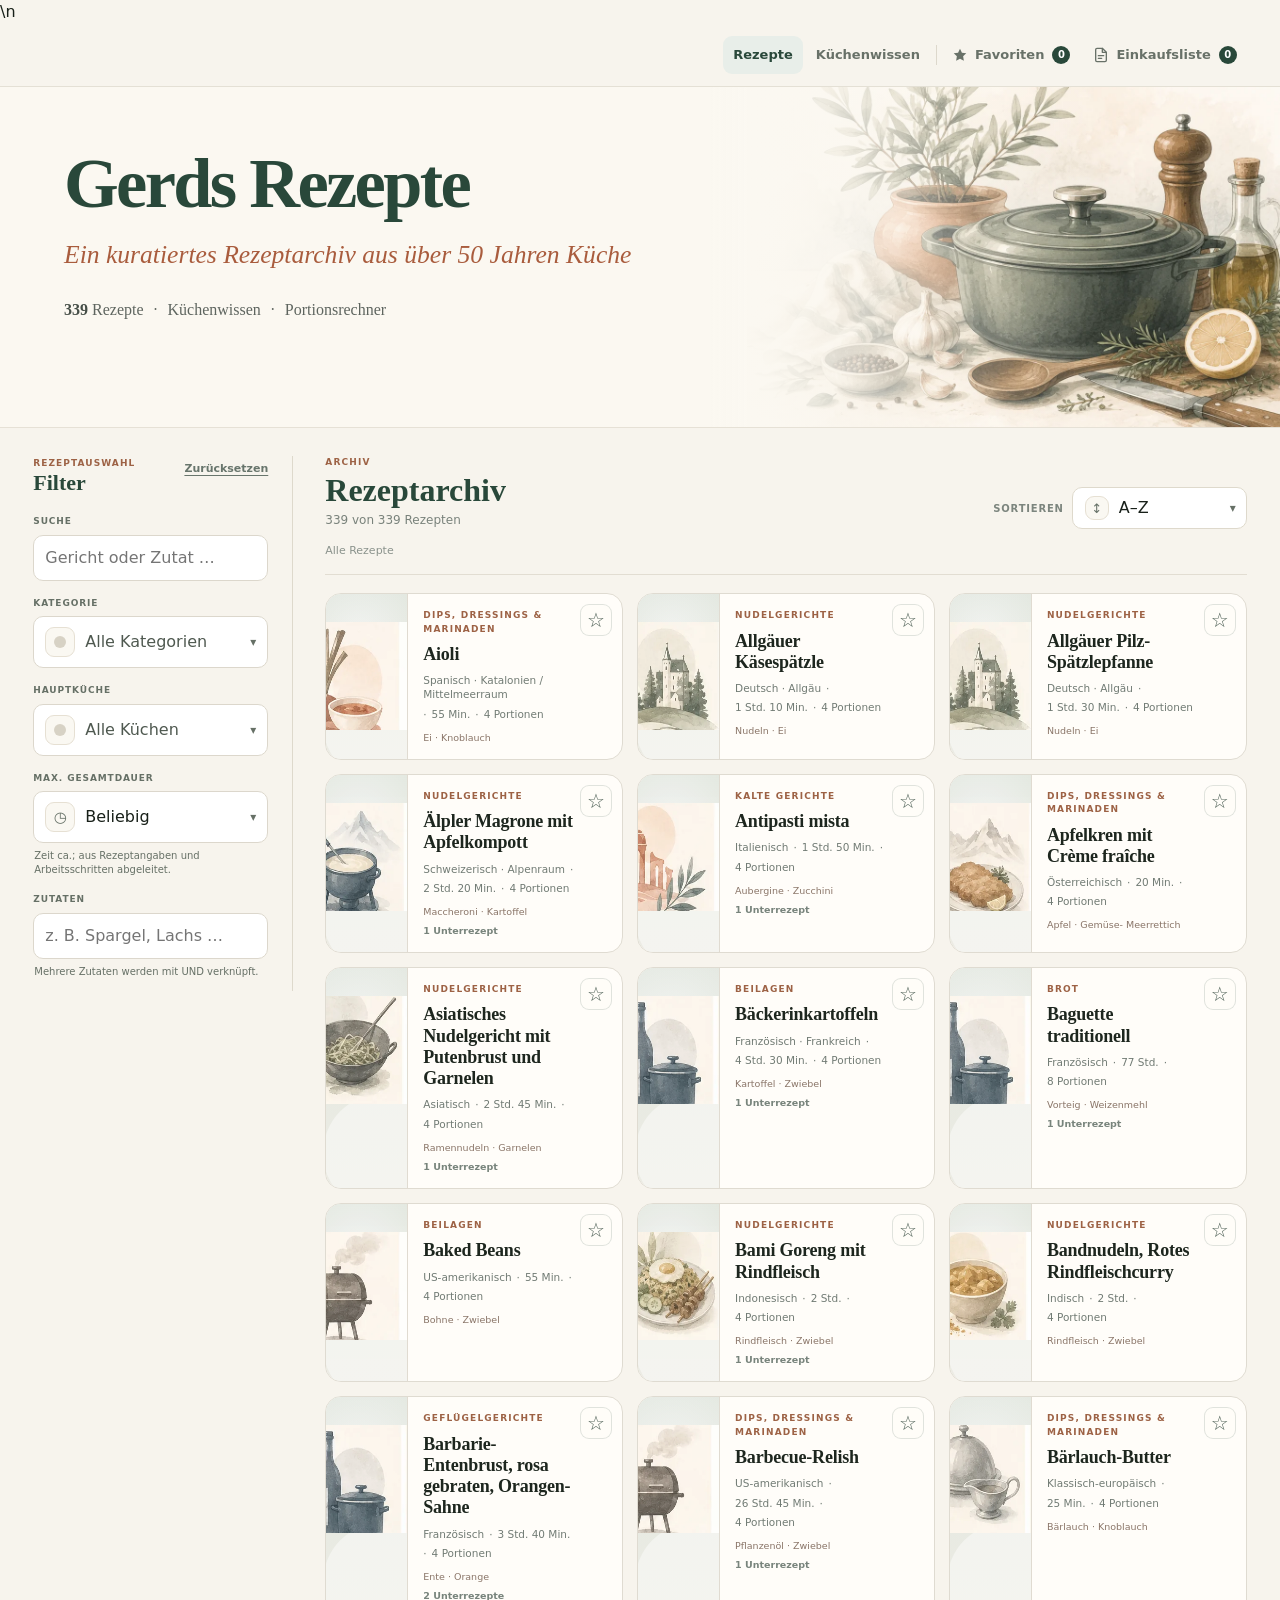
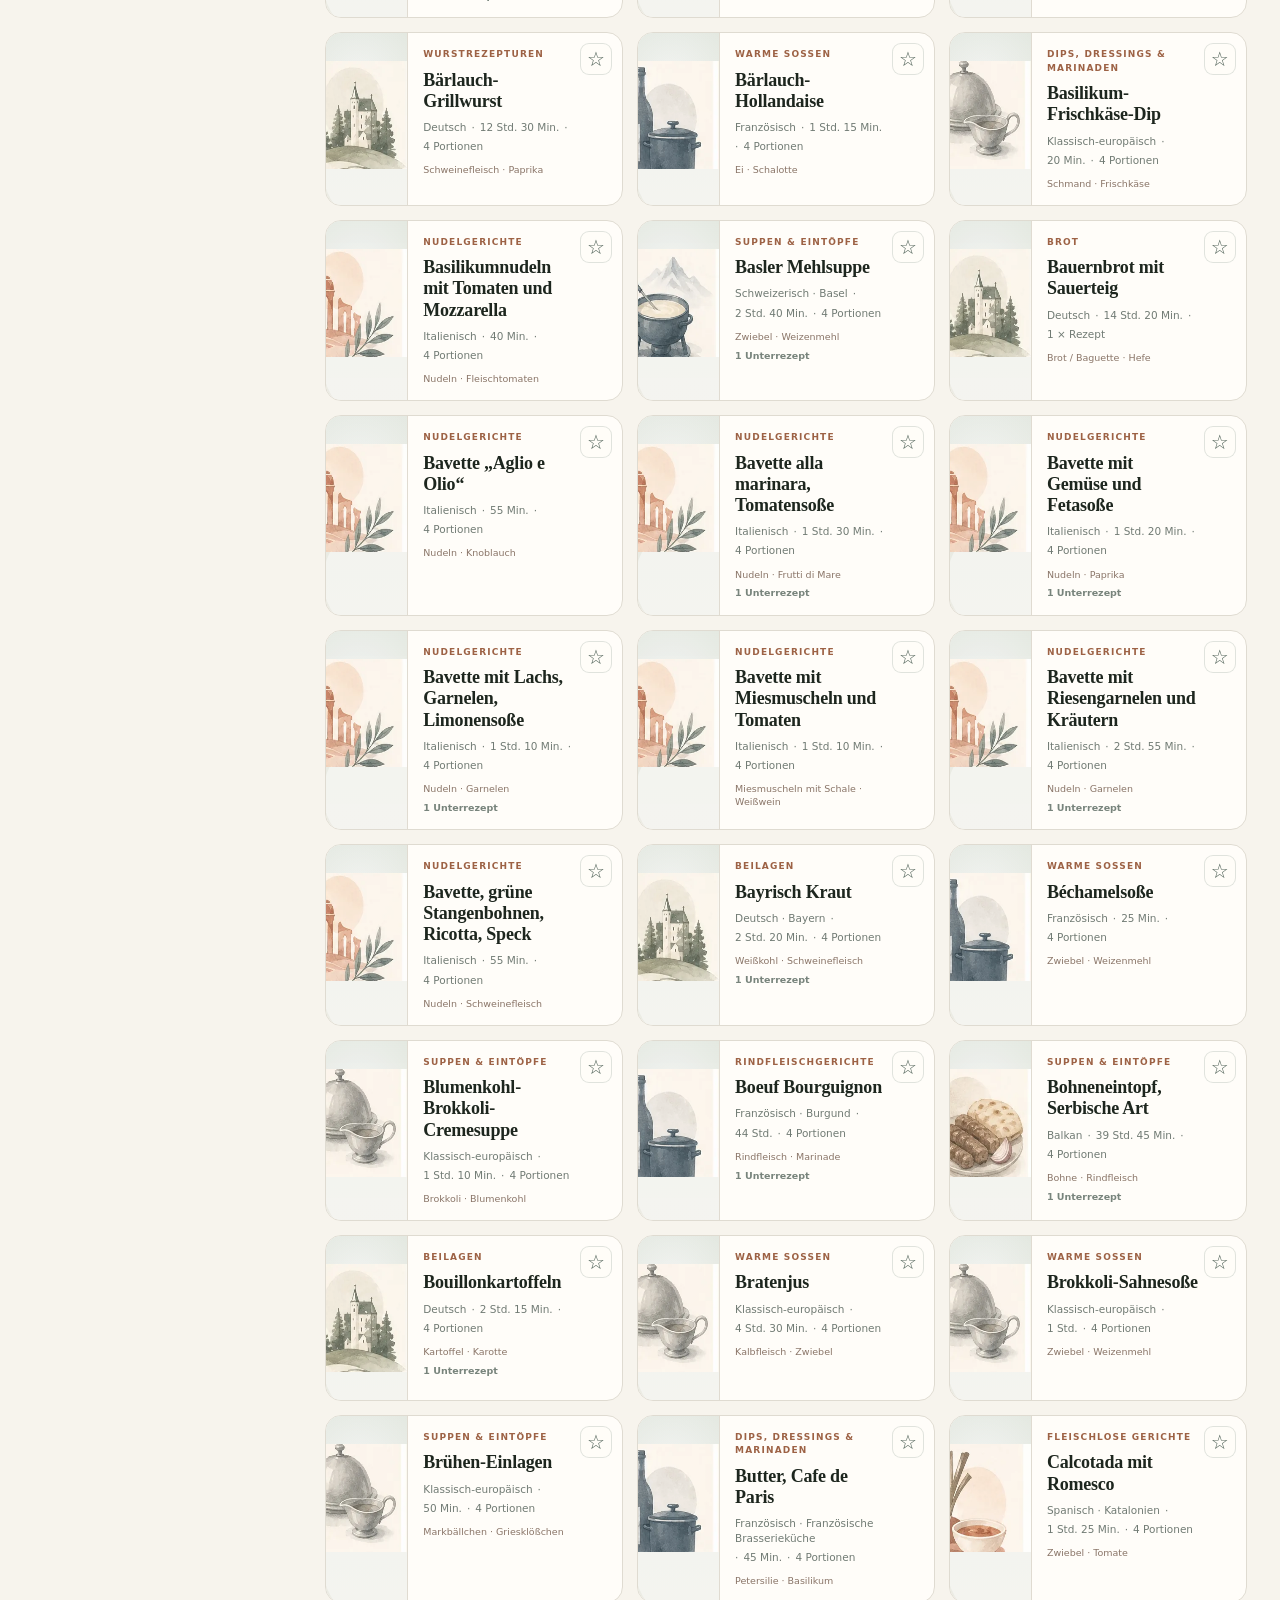
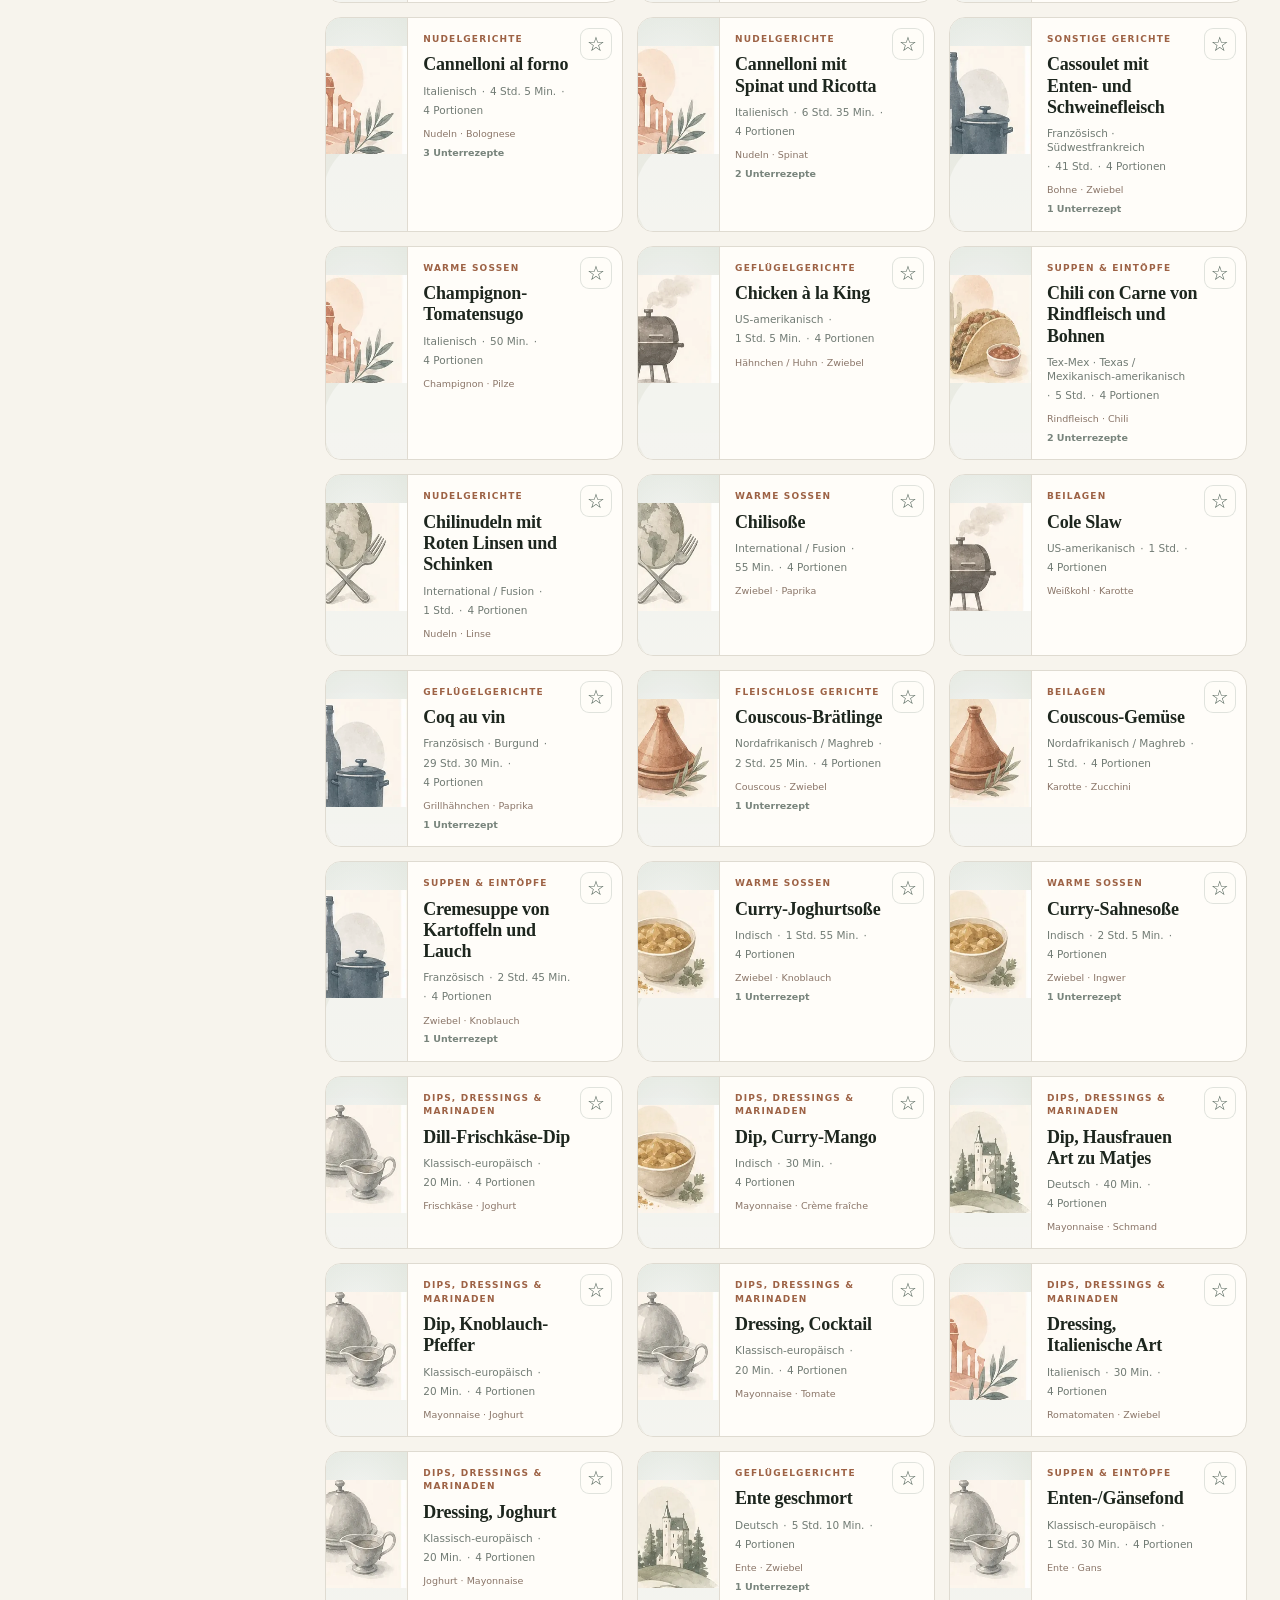
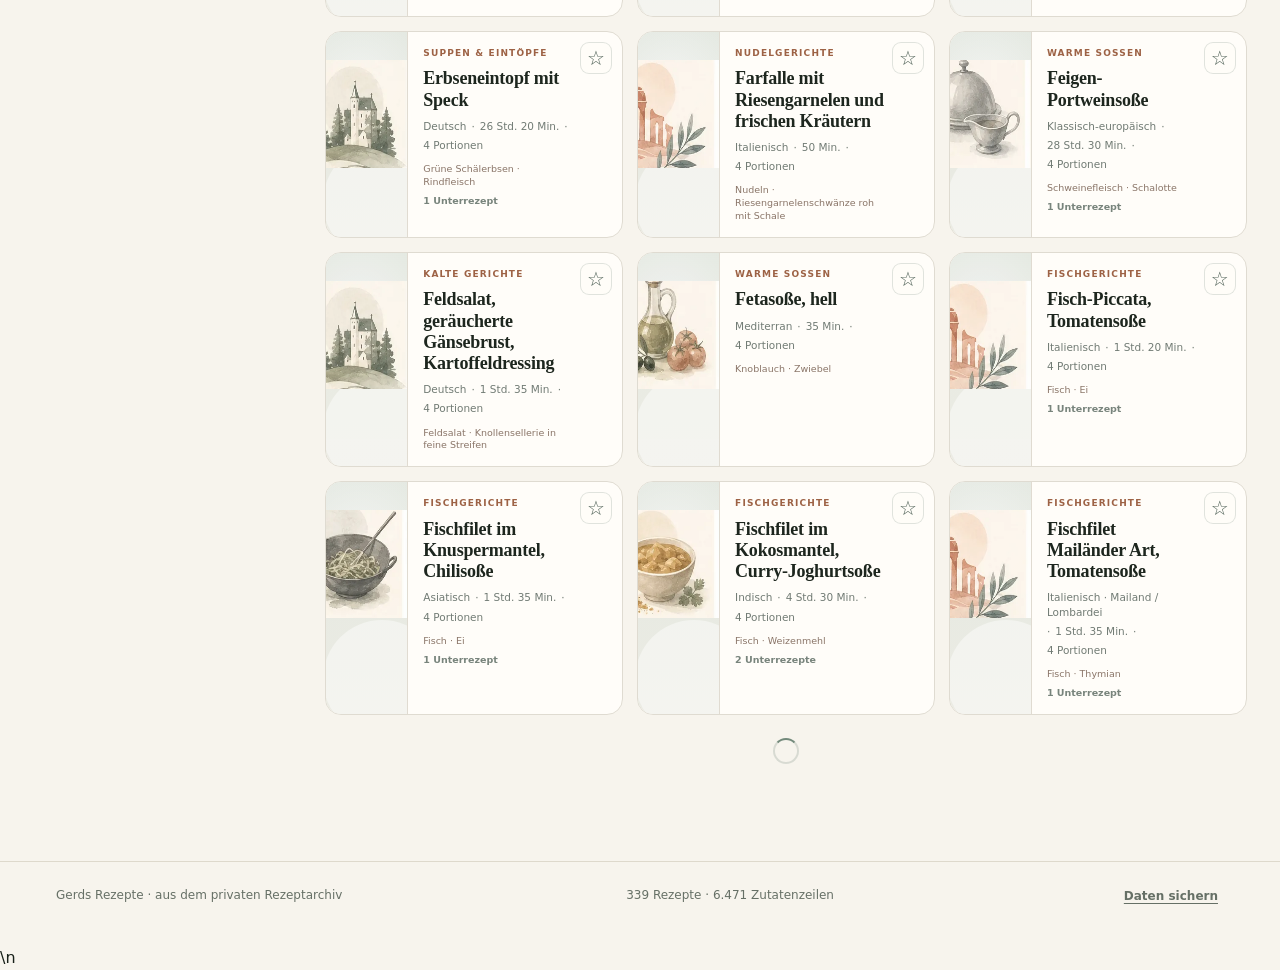
<file: index.html>
<!doctype html>
<html lang="de">
<head>
  <meta charset="utf-8">
  <meta name="viewport" content="width=device-width,initial-scale=1">
  <meta name="description" content="Gerds Rezepte – ein kuratiertes Rezeptarchiv aus über 50 Jahren Küche mit Küchenwissen und dynamischer Mengenberechnung.">
  <meta name="theme-color" content="#29483a">
  <meta name="color-scheme" content="light">
  <meta name="application-name" content="Gerds Rezepte">
  <meta name="mobile-web-app-capable" content="yes">
  <meta name="apple-mobile-web-app-capable" content="yes">
  <meta name="apple-mobile-web-app-status-bar-style" content="default">
  <meta name="apple-mobile-web-app-title" content="Gerds Rezepte">
  <link rel="canonical" href="https://david-bassler.github.io/gerds-rezepte/">
  <meta property="og:type" content="website">
  <meta property="og:locale" content="de_DE">
  <meta property="og:title" content="Gerds Rezepte">
  <meta property="og:description" content="Ein kuratiertes Rezeptarchiv aus über 50 Jahren Küche.">
  <meta property="og:url" content="https://david-bassler.github.io/gerds-rezepte/">
  <meta property="og:image" content="https://david-bassler.github.io/gerds-rezepte/assets/images/hero-kitchen.webp">
  <meta property="og:image:alt" content="Illustration mit Kochgeschirr, Kräutern und Küchenzutaten">
  <meta name="twitter:card" content="summary_large_image">
  <meta name="twitter:title" content="Gerds Rezepte">
  <meta name="twitter:description" content="Ein kuratiertes Rezeptarchiv aus über 50 Jahren Küche.">
  <meta name="twitter:image" content="https://david-bassler.github.io/gerds-rezepte/assets/images/hero-kitchen.webp">
  <title>Gerds Rezepte</title>
  <link rel="icon" href="assets/images/logo-kitchen.svg" type="image/svg+xml">
  <link rel="apple-touch-icon" href="assets/images/apple-touch-icon.png">
  <link rel="manifest" href="site.webmanifest">
  <link rel="preload" as="image" href="assets/images/hero-kitchen.webp">
  <link rel="stylesheet" href="styles.css?v=21">
  <link rel="stylesheet" href="lists.css?v=21">
  <link rel="stylesheet" href="nav-icons.css?v=21">
  <link rel="stylesheet" href="shopping-ui.css?v=21">
  <link rel="stylesheet" href="shopping-reorder.css?v=21">
  <link rel="stylesheet" href="shopping-focus.css?v=21">
  <link rel="stylesheet" href="pwa.css?v=21">
  <link rel="stylesheet" href="personal-data.css?v=21">
  <link rel="stylesheet" href="cook-mode.css?v=21">
  <link rel="stylesheet" href="timers.css?v=21">\n  <link rel="stylesheet" href="recipe-flow.css?v=21">
  <style id="navBootstrap">#navToggle[hidden]{display:none!important}@media(max-width:680px){#navToggle.nav-ready{display:inline-flex!important}}</style>
</head>
<body>
  <header class="topbar">
    <div class="shell topbar-inner">
      <button type="button" class="brand" data-route="recipes" aria-label="Zur Rezeptübersicht">
        <span class="brand-mark" aria-hidden="true"><img src="assets/images/logo-kitchen.svg" alt=""></span>
        <span class="brand-copy"><strong>Gerds Rezepte</strong><small>Ein kuratiertes Rezeptarchiv aus über 50 Jahren Küche</small></span>
      </button>
      <button type="button" class="nav-toggle" id="navToggle" aria-expanded="false" aria-controls="siteNav" hidden><span aria-hidden="true"></span><strong>Menü</strong></button>
      <nav class="nav" id="siteNav" aria-label="Hauptnavigation">
        <button type="button" class="nav-main-item" data-route="recipes">Rezepte</button>
        <button type="button" class="nav-main-item" data-route="knowledge">Küchenwissen</button>
      </nav>
    </div>
  </header>
  <main id="app"></main>
  <footer><div class="shell footer-inner"><span>Gerds Rezepte · aus dem privaten Rezeptarchiv</span><span id="footerStats"></span></div></footer>
  <script>window.__gerdsInitialListHash=['#favoriten','#einkaufsliste'].includes(location.hash)?location.hash:'';</script>
  <script src="recipes-data.js?v=21"></script>
  <script src="data-fixes.js?v=21"></script>
  <script src="editorial-fixes.js?v=21"></script>\n  <script src="recipe-flow-data.js?v=21"></script>
  <script src="shopping-eligibility.js?v=21"></script>
  <script src="recipe-card.js?v=21"></script>
  <script src="app.js?v=21"></script>
  <script src="glossary-boundary-fixes.js?v=21"></script>
  <script src="ingredient-ui.js?v=21"></script>
  <script>if(window.__gerdsInitialListHash){const route=window.__gerdsInitialListHash==='#favoriten'?'favorites':'shopping';history.replaceState({route},'',window.__gerdsInitialListHash);}</script>
  <script src="lists.js?v=21"></script>
  <script src="shopping-ui.js?v=21"></script>
  <script src="shopping-reorder.js?v=21"></script>
  <script src="shopping-focus.js?v=21"></script>
  <script src="timer-parser.js?v=21"></script>
  <script src="timers.js?v=21"></script>
  <script src="cook-mode.js?v=21"></script>
  <script src="personal-data.js?v=21"></script>
  <script src="pwa.js?v=21"></script>
</body>
</html>
</file>
<file: styles.css>
:root{--ink:#182019;--muted:#667066;--paper:#f7f4ed;--card:#fffdf8;--line:#ded9cc;--forest:#234936;--forest-2:#315d47;--sage:#dce5da;--cream:#eee7d7;--rust:#a85132;--gold:#b48745;--shadow:0 18px 50px rgba(34,43,34,.08);--radius:22px;--max:1220px}
*{box-sizing:border-box}html{scroll-behavior:smooth}body{margin:0;background:var(--paper);color:var(--ink);font-family:Inter,ui-sans-serif,system-ui,-apple-system,BlinkMacSystemFont,"Segoe UI",sans-serif;line-height:1.5}button,input,select,summary{font:inherit;color:inherit}button{cursor:pointer}a{color:inherit}img{max-width:100%;display:block}.shell{max-width:var(--max);margin:auto;padding:0 26px}
.topbar{position:sticky;top:0;z-index:30;background:rgba(247,244,237,.93);backdrop-filter:blur(16px);border-bottom:1px solid rgba(222,217,204,.8)}.topbar-inner{height:74px;display:flex;align-items:center;justify-content:space-between;gap:18px}.brand{display:flex;align-items:center;gap:12px;text-decoration:none;border:0;background:transparent;padding:0;text-align:left}.brand-mark{width:42px;height:42px;border-radius:50%;display:grid;place-items:center;background:var(--forest);color:white;font:700 23px Georgia,serif;box-shadow:inset 0 0 0 1px rgba(255,255,255,.15)}.brand strong{display:block;font:700 20px Georgia,serif;letter-spacing:.01em}.brand small{display:block;color:var(--muted);font-size:11px;letter-spacing:.08em;text-transform:uppercase;margin-top:1px}.nav{display:flex;gap:7px;align-items:center}.nav button{border:0;background:transparent;border-radius:999px;padding:9px 14px;font-weight:650;color:var(--muted)}.nav button.active,.nav button:hover{background:#e9e5da;color:var(--ink)}
.hero{padding:54px 0 28px}.hero-panel{position:relative;overflow:hidden;border-radius:32px;background:var(--forest);color:#fff;padding:48px 50px;box-shadow:var(--shadow)}.hero-panel:before,.hero-panel:after{content:"";position:absolute;border-radius:50%;border:1px solid rgba(255,255,255,.12)}.hero-panel:before{width:390px;height:390px;right:-120px;top:-180px}.hero-panel:after{width:250px;height:250px;right:70px;bottom:-180px}.eyebrow{font-size:12px;text-transform:uppercase;letter-spacing:.16em;font-weight:750;opacity:.72}.hero h1{font:700 clamp(38px,6vw,66px)/.98 Georgia,serif;letter-spacing:-.035em;margin:11px 0 16px;max-width:760px}.hero p{max-width:680px;color:rgba(255,255,255,.78);font-size:17px;margin:0}.hero-stats{display:flex;gap:28px;flex-wrap:wrap;margin-top:34px}.stat strong{display:block;font:700 25px Georgia,serif}.stat span{font-size:12px;color:rgba(255,255,255,.68);text-transform:uppercase;letter-spacing:.08em}
.workspace{display:grid;grid-template-columns:286px minmax(0,1fr);gap:28px;padding:22px 0 70px}.filters{align-self:start;position:sticky;top:96px;background:var(--card);border:1px solid var(--line);border-radius:var(--radius);padding:20px}.filter-title{display:flex;justify-content:space-between;align-items:center;margin-bottom:15px}.filter-title strong{font:700 18px Georgia,serif}.link-btn{border:0;background:transparent;color:var(--forest-2);padding:4px;font-size:13px;font-weight:700}.field{margin-top:15px}.field label{display:block;font-size:12px;text-transform:uppercase;letter-spacing:.08em;color:var(--muted);font-weight:750;margin:0 0 7px}.control{width:100%;border:1px solid var(--line);border-radius:12px;background:white;padding:11px 12px;outline:none}.control:focus{border-color:var(--forest-2);box-shadow:0 0 0 3px rgba(49,93,71,.11)}
.icon-select{position:relative}.icon-select summary{list-style:none;cursor:pointer}.icon-select summary::-webkit-details-marker{display:none}.icon-select-trigger{display:flex;align-items:center;justify-content:space-between;gap:10px;padding-right:10px}.icon-select-trigger-label{display:flex;align-items:center;gap:10px;min-width:0}.icon-select-caret{color:var(--muted);font-size:12px;flex:0 0 auto}.icon-select[open] .icon-select-trigger{border-color:var(--forest-2);box-shadow:0 0 0 3px rgba(49,93,71,.11)}.icon-select-menu{position:absolute;left:0;right:0;top:calc(100% + 6px);z-index:35;background:white;border:1px solid var(--line);border-radius:14px;box-shadow:0 20px 40px rgba(30,40,32,.14);padding:7px;max-height:320px;overflow:auto}.icon-option{width:100%;display:flex;align-items:center;gap:10px;border:0;background:transparent;text-align:left;padding:8px 9px;border-radius:10px}.icon-option:hover{background:#f3f0e8}.icon-option.selected{background:#edf3ee}.icon-option small{margin-left:auto;color:var(--muted);font-size:11px}.menu-text,.menu-placeholder{min-width:0;flex:1}.menu-placeholder{color:#4f5950}.menu-cuisine-icon{width:28px;height:28px;flex:0 0 28px;border-radius:9px;background-image:url("assets/images/cuisine-sprite.webp");background-size:600% 400%;background-repeat:no-repeat;filter:none}.menu-cuisine-icon.is-trigger{width:30px;height:30px;flex-basis:30px}.menu-cuisine-icon.is-empty{background:none;border:1px solid #e6e0d3;background-color:#faf8f2;position:relative}.menu-cuisine-icon.is-empty:before{content:"";position:absolute;inset:8px;border-radius:999px;background:#d7d2c5}.menu-category-icon{width:28px;height:28px;flex:0 0 28px;border-radius:9px;background-image:url("assets/images/category-sprite.webp");background-size:400% 400%;background-repeat:no-repeat;filter:none}.menu-category-icon.is-trigger{width:30px;height:30px;flex-basis:30px}.menu-category-icon.is-empty{background:none;border:1px solid #e6e0d3;background-color:#faf8f2;position:relative}.menu-category-icon.is-empty:before{content:"";position:absolute;inset:8px;border-radius:999px;background:#d7d2c5}.field .icon-select{width:100%}
.ingredient-wrap{position:relative}.suggestions{display:none;position:absolute;left:0;right:0;top:calc(100% + 5px);background:white;border:1px solid var(--line);border-radius:12px;box-shadow:0 15px 35px rgba(30,40,32,.13);padding:6px;z-index:20;max-height:310px;overflow:auto}.suggestions.open{display:block}.suggestions button{width:100%;display:flex;justify-content:space-between;gap:10px;border:0;background:transparent;text-align:left;padding:9px 10px;border-radius:8px}.suggestions button:hover{background:#f2efe7}.suggestions small{color:var(--muted)}.chips{display:flex;flex-wrap:wrap;gap:7px;margin-top:9px}.chip{display:inline-flex;align-items:center;gap:6px;border:1px solid #ccd7ce;background:#eef3ed;color:#234936;border-radius:999px;padding:6px 9px;font-size:12px;font-weight:650}.chip button{border:0;background:transparent;padding:0;line-height:1;font-size:15px;color:#53675a}.filter-note{font-size:11px;color:var(--muted);margin:8px 1px 0}
.catalog-head{display:flex;align-items:flex-end;justify-content:space-between;gap:18px;margin-bottom:20px}.catalog-head h2{font:700 30px Georgia,serif;margin:0}.catalog-head p{margin:4px 0 0;color:var(--muted);font-size:13px}.sort{border:1px solid var(--line);border-radius:12px;background:var(--card);padding:10px 12px}.recipe-grid{display:grid;grid-template-columns:repeat(3,minmax(0,1fr));gap:18px}.recipe-card{border:1px solid #ded8cd;border-radius:22px;background:rgba(255,253,248,.98);overflow:hidden;display:flex;min-width:0;min-height:188px;box-shadow:0 9px 24px rgba(34,43,34,.04);transition:transform .18s ease,border-color .18s ease,box-shadow .18s ease}.recipe-card:hover{transform:translateY(-2px);border-color:#cbc3b5;box-shadow:0 15px 32px rgba(34,43,34,.07)}.open-card{appearance:none;border:0;background:transparent;text-align:left;padding:0;color:inherit;width:100%;height:100%;display:grid;grid-template-columns:86px minmax(0,1fr)}.card-visual{position:relative;min-height:188px;height:100%;overflow:hidden;background:#eef1ea;border-right:1px solid rgba(211,205,193,.8);isolation:isolate}.card-visual.has-image{background-image:var(--card-image);background-repeat:no-repeat;background-position:center var(--card-pos-y,54%);background-size:auto var(--card-size-y,130%);filter:saturate(.74) contrast(.96)}.card-visual.no-image:before{content:"";position:absolute;inset:0;background:linear-gradient(180deg,rgba(35,73,54,.05),rgba(168,81,50,.035)),radial-gradient(circle at 42% 24%,rgba(255,255,255,.76),transparent 44%);z-index:0}.card-visual.no-image:after{content:"";position:absolute;inset:auto -34px -24px auto;width:118px;height:118px;border-radius:50%;background:rgba(255,255,255,.42);z-index:0}.card-cuisine-icon{position:absolute;z-index:1;width:122px;height:122px;left:-28px;top:34px;background-image:url("assets/images/cuisine-sprite.webp");background-size:600% 500%;background-repeat:no-repeat;filter:none;opacity:.96;mix-blend-mode:normal}.card-initials{position:absolute;left:14px;bottom:15px;font:700 36px Georgia,serif;color:rgba(35,73,54,.28);z-index:2}.sr-only{position:absolute!important;width:1px;height:1px;padding:0;margin:-1px;overflow:hidden;clip:rect(0,0,0,0);white-space:nowrap;border:0}.card-body{padding:18px 18px 16px 17px;display:flex;flex-direction:column;min-width:0}.category{font-size:9px;text-transform:uppercase;letter-spacing:.13em;font-weight:800;color:#9d6245}.card-taxonomy{display:flex;align-items:flex-start;justify-content:space-between;gap:8px;flex-wrap:wrap}.cuisine-badge{font-size:9px;font-weight:750;color:#405448;background:transparent;border:0;border-radius:0;padding:0;max-width:100%;line-height:1.3;letter-spacing:.035em}.recipe-card h3{font:700 19px/1.17 Georgia,serif;margin:11px 0 10px;letter-spacing:-.012em;color:#1d261e}.meta-row{display:flex;gap:7px;flex-wrap:wrap;color:#737a73;font-size:11px;margin-bottom:14px}.mini-tags{display:flex;gap:5px;flex-wrap:wrap;margin-top:auto;padding-top:2px}.mini-tag{font-size:9px;background:#f4f1e9;border:1px solid #ece6da;border-radius:999px;padding:4px 7px;color:#626a63}.load-wrap{text-align:center;margin-top:26px}.primary-btn,.secondary-btn{border-radius:999px;padding:10px 16px;font-weight:750;border:1px solid transparent}.primary-btn{background:var(--forest);color:#fff}.secondary-btn{background:var(--card);border-color:var(--line)}.empty{padding:60px 24px;text-align:center;border:1px dashed #cfc8ba;border-radius:20px;color:var(--muted)}
.print-scale-summary{display:none}.detail{padding:34px 0 80px}.detail-back{border:0;background:transparent;color:var(--forest-2);font-weight:750;padding:8px 0;margin-bottom:16px}.detail-hero{display:grid;grid-template-columns:minmax(0,1.55fr) minmax(280px,.65fr);gap:28px;align-items:start}.detail-title{font:700 clamp(36px,5vw,58px)/1 Georgia,serif;letter-spacing:-.035em;margin:9px 0 16px}.detail-lead{color:var(--muted);max-width:760px}.detail-meta{display:flex;flex-wrap:wrap;gap:10px;margin:20px 0}.meta-pill{border:1px solid var(--line);background:var(--card);border-radius:999px;padding:7px 11px;font-size:12px}.portion-box{background:var(--forest);color:white;border-radius:22px;padding:20px;position:sticky;top:96px}.portion-box label{display:block;text-transform:uppercase;letter-spacing:.1em;font-size:11px;opacity:.7;font-weight:800}.portion-control{display:flex;align-items:center;gap:9px;margin:10px 0}.portion-control button{width:42px;height:42px;border-radius:50%;border:1px solid rgba(255,255,255,.25);background:rgba(255,255,255,.08);color:white;font-size:22px}.portion-control input{width:88px;border:0;border-radius:10px;padding:9px 8px;text-align:center;font-size:22px;font-weight:800;background:white;color:var(--ink)}.portion-unit{font-weight:700}.portion-box small{display:block;color:rgba(255,255,255,.68);margin-top:4px}.detail-actions{display:flex;gap:8px;flex-wrap:wrap;margin-top:14px}.detail-actions button{border:1px solid rgba(255,255,255,.22);background:transparent;color:white;border-radius:999px;padding:8px 11px;font-weight:700}.gallery{display:grid;grid-template-columns:repeat(2,minmax(0,1fr));gap:10px;margin:18px 0 0}.gallery img{width:100%;aspect-ratio:4/3;object-fit:cover;border-radius:15px;border:1px solid var(--line)}
.personal-note{margin-top:22px;border:1px solid var(--line);border-radius:16px;background:rgba(255,253,248,.96);overflow:hidden}.personal-note summary{list-style:none;display:flex;align-items:center;justify-content:space-between;gap:14px;padding:13px 16px;cursor:pointer;color:var(--forest)}.personal-note summary::-webkit-details-marker{display:none}.personal-note summary span{font:700 17px Georgia,serif}.personal-note summary small{font-size:11px;font-weight:650;color:var(--muted)}.personal-note summary:after{content:"+";font-size:20px;line-height:1;color:var(--forest);margin-left:auto}.personal-note[open] summary:after{content:"−"}.personal-note-body{border-top:1px solid var(--line);padding:14px 16px 13px}.personal-note textarea{display:block;width:100%;min-height:104px;resize:vertical;border:1px solid #ddd6c8;border-radius:12px;background:#fff;color:var(--ink);padding:11px 12px;font:inherit;line-height:1.45}.personal-note textarea:focus{outline:2px solid rgba(41,72,58,.18);outline-offset:1px;border-color:rgba(41,72,58,.42)}.personal-note-footer{display:flex;align-items:center;justify-content:space-between;gap:12px;margin-top:8px;color:var(--muted);font-size:11px}.personal-note-footer button{border:0;background:transparent;color:#8e4d36;padding:3px 0;font:inherit;font-weight:700;cursor:pointer}.personal-note-print{display:none}
.recipe-content{display:grid;grid-template-columns:minmax(280px,.78fr) minmax(0,1.22fr);gap:34px;margin-top:38px}.section-card{background:var(--card);border:1px solid var(--line);border-radius:20px;padding:20px}.section-title{font:700 23px Georgia,serif;margin:0 0 15px}.ingredients{list-style:none;padding:0;margin:0}.ingredient{display:grid;grid-template-columns:92px minmax(0,1fr);gap:10px;border-top:1px solid #ece7db;padding:8px 0;align-items:baseline}.ingredient:first-child{border-top:0}.amount{font-variant-numeric:tabular-nums;font-weight:750;color:var(--forest)}.unit{font-weight:500;color:var(--muted);margin-left:3px}.ingredient-name{min-width:0}.ing-group{font-size:11px;text-transform:uppercase;letter-spacing:.1em;color:var(--rust);font-weight:800;margin:15px 0 2px;padding-top:8px;border-top:1px solid #e8e2d5}.notes{background:#f0eadc;border-left:4px solid var(--gold);padding:15px 16px;border-radius:8px;margin-top:16px}.notes strong{font:700 16px Georgia,serif}.notes p{margin:5px 0 0;font-size:13px}.steps{counter-reset:step;display:grid;gap:9px;margin:0;padding:0;list-style:none}.steps li{counter-increment:step;display:grid;grid-template-columns:30px minmax(0,1fr);gap:10px;align-items:start}.steps li:before{content:counter(step);width:27px;height:27px;border-radius:50%;display:grid;place-items:center;background:var(--sage);color:var(--forest);font-size:12px;font-weight:800;margin-top:1px}.steps li span{padding-top:2px}.process-section+.process-section{margin-top:28px}.subrecipes{margin-top:28px}.subrecipes-full{margin-top:36px;padding-top:28px;border-top:1px solid var(--line)}.subrecipes-full>.section-title{font-size:27px;margin-bottom:14px}.subrecipe{border:1px solid var(--line);border-radius:16px;background:var(--card);margin-top:9px;overflow:hidden}.subrecipe summary{list-style:none;padding:14px 16px;font-weight:800;cursor:pointer;display:flex;justify-content:space-between;gap:12px}.subrecipe summary::-webkit-details-marker{display:none}.subrecipe summary:after{content:"+";font-size:20px;color:var(--forest)}.subrecipe[open] summary:after{content:"−"}.sub-inner{border-top:1px solid var(--line);padding:22px 24px 24px;display:grid;grid-template-columns:minmax(300px,.9fr) minmax(0,1.35fr);gap:42px}.sub-inner .ingredient{grid-template-columns:100px minmax(0,1fr)}.subrecipe summary{font-size:16px;padding:16px 20px}.subrecipe .steps{max-width:820px}.fineprint{margin-top:22px;color:var(--muted);font-size:11px}.source-file{word-break:break-word}
.knowledge{padding:42px 0 80px}.knowledge-head h1{font:700 46px Georgia,serif;margin:8px 0}.knowledge-head p{color:var(--muted);max-width:760px}.knowledge-layout{display:grid;grid-template-columns:220px minmax(0,1fr);gap:28px;margin-top:30px}.knowledge-nav{position:sticky;top:98px;align-self:start;display:grid;gap:7px}.knowledge-nav button{text-decoration:none;padding:9px 11px;border-radius:10px;color:var(--muted);font-weight:650}.knowledge-nav button:hover{background:#ebe7dd;color:var(--ink)}.knowledge-section{scroll-margin-top:100px;margin-bottom:34px}.knowledge-section>h2{font:700 30px Georgia,serif;margin:0 0 14px}.prose-card{background:var(--card);border:1px solid var(--line);border-radius:20px;padding:22px;margin-bottom:12px}.prose-card h3{font:700 20px Georgia,serif;margin:0 0 10px}.prose-card p{margin:8px 0}.measure-table{width:100%;border-collapse:collapse;background:var(--card);border:1px solid var(--line);border-radius:18px;overflow:hidden}.measure-table th,.measure-table td{padding:10px 12px;border-bottom:1px solid #eae5da;text-align:left;vertical-align:top;font-size:13px}.measure-table th{background:#eee9dc;font-size:11px;text-transform:uppercase;letter-spacing:.08em}.measure-group td{background:#f5f1e8;font-weight:800;color:var(--forest)}.method-grid{display:grid;grid-template-columns:repeat(2,minmax(0,1fr));gap:10px}.method{background:var(--card);border:1px solid var(--line);border-radius:16px;padding:16px}.method h3{font:700 18px Georgia,serif;margin:0 0 6px}.method p{margin:4px 0;color:#4f5850;font-size:13px}
footer{border-top:1px solid var(--line);padding:24px 0 40px;color:var(--muted);font-size:12px}.footer-inner{display:flex;justify-content:space-between;gap:20px;flex-wrap:wrap}
@media(max-width:1050px){.recipe-grid{grid-template-columns:repeat(2,minmax(0,1fr))}.workspace{grid-template-columns:245px minmax(0,1fr)}}@media(max-width:820px){.shell{padding:0 18px}.topbar-inner{height:66px}.brand small{display:none}.nav button{padding:8px 10px}.hero{padding-top:28px}.hero-panel{padding:34px 28px}.workspace{display:block}.filters{position:static;margin-bottom:22px}.filter-grid-mobile{display:grid;grid-template-columns:repeat(2,minmax(0,1fr));gap:0 12px}.recipe-grid{grid-template-columns:repeat(2,minmax(0,1fr))}.detail-hero,.recipe-content,.knowledge-layout{grid-template-columns:1fr}.portion-box{position:static}.knowledge-nav{position:static;display:flex;overflow:auto}.sub-inner{grid-template-columns:1fr}}@media(max-width:560px){.shell{padding:0 14px}.brand strong{font-size:18px}.nav{gap:0}.nav button{font-size:12px}.hero-panel{border-radius:24px;padding:30px 22px}.hero h1{font-size:42px}.hero-stats{gap:18px}.filter-grid-mobile{grid-template-columns:1fr}.catalog-head{align-items:start;flex-direction:column}.recipe-grid{grid-template-columns:1fr}.recipe-card{min-height:170px}.open-card{grid-template-columns:76px minmax(0,1fr)}.card-visual{min-height:170px}.card-cuisine-icon{width:108px;height:108px;left:-27px;top:31px}.detail{padding-top:20px}.detail-title{font-size:39px}.recipe-content{margin-top:26px}.ingredient{grid-template-columns:82px minmax(0,1fr)}.gallery{grid-template-columns:1fr}.method-grid{grid-template-columns:1fr}.measure-scroll{overflow-x:auto}.measure-table{min-width:620px}.knowledge-head h1{font-size:38px}}
@page{size:A4;margin:14mm 15mm 16mm}
@media print{.personal-note{margin:0 0 5mm!important;border:0!important;border-top:1px solid #bbb!important;border-bottom:1px solid #bbb!important;border-radius:0!important;background:#fff!important;break-inside:avoid!important}.personal-note:not(.has-note){display:none!important}.personal-note summary{padding:2.5mm 0 1.5mm!important;cursor:default!important}.personal-note summary span{font-size:12pt!important;color:#111!important}.personal-note summary small,.personal-note summary:after,.personal-note textarea,.personal-note-footer{display:none!important}.personal-note-body,details.personal-note:not([open])>.personal-note-body{display:block!important;border:0!important;padding:0 0 2.5mm!important}.personal-note-print{display:block!important;white-space:pre-wrap;font-size:9.5pt;line-height:1.4;color:#222}
*{-webkit-print-color-adjust:exact;print-color-adjust:exact}.topbar,.filters,.catalog-head,.load-wrap,.infinite-sentinel,footer,.detail-back,.detail-actions,.portion-box,.gallery{display:none!important}html,body{background:#fff!important}body{font-size:10.5pt;line-height:1.38;color:#111}.shell{max-width:none!important;padding:0!important;margin:0!important}.detail{padding:0!important}.detail-hero{display:block!important}.detail-title{font-size:27pt;line-height:1.02;margin:3mm 0 2.5mm;letter-spacing:-.02em}.detail-lead{margin:0 0 2.5mm;font-size:9.5pt;color:#444}.category{font-size:7.5pt}.detail-taxonomy{margin-top:1.5mm;gap:4px}.detail-taxonomy span{padding:2px 6px;font-size:7.5pt;background:#fff;border-color:#bbb}.detail-meta{margin:2.5mm 0 1.5mm;gap:4px}.meta-pill{border:0;background:transparent;padding:0 8px 0 0;font-size:8.5pt;color:#444}.print-scale-summary{display:block!important;margin:1.5mm 0 4mm;padding:2.2mm 3mm;border-top:1px solid #bbb;border-bottom:1px solid #bbb;font-weight:700;font-size:10pt;color:#111}.recipe-content{display:block!important;margin-top:0!important}.section-card{background:#fff!important;border:0!important;border-radius:0!important;padding:0!important;margin:0 0 6mm!important;break-inside:auto!important}.section-title{font-size:16pt;margin:0 0 2.5mm;break-after:avoid}.ingredients{margin:0}.ingredient{grid-template-columns:34mm minmax(0,1fr);padding:1.5mm 0;border-top:1px solid #ddd;break-inside:avoid}.ingredient:first-child{border-top:0}.ing-group{margin:3mm 0 0;padding-top:2mm;break-after:avoid}.notes{margin-top:3mm;padding:2.5mm 3mm;border-left-width:2px;background:#f5f5f0!important;break-inside:avoid}.season-advice{margin-top:3mm;padding:3mm;border-radius:0;background:#faf8f2!important;break-inside:avoid}.season-head h3{font-size:12pt}.season-row{padding:1.5mm 0}.process-section{margin:0 0 6mm!important}.process-section+.process-section{margin-top:0!important}.steps{gap:1.5mm}.steps li{grid-template-columns:7mm minmax(0,1fr);gap:2mm;break-inside:avoid}.steps li:before{width:6mm;height:6mm;font-size:8pt}.subrecipes{margin-top:5mm}.subrecipes-full{padding-top:4mm;border-top:1px solid #aaa}.subrecipes>.section-title{margin-bottom:2mm}.subrecipe{border:1px solid #bbb;border-radius:0;margin:0 0 4mm;break-inside:auto!important}.subrecipe summary{padding:2.5mm 3mm;font-size:11pt;break-after:avoid}.subrecipe summary:after{display:none!important}.subrecipe .sub-inner,.subrecipe:not([open]) .sub-inner{display:block!important;border-top:1px solid #ccc;padding:3mm!important}.sub-inner>div+div{margin-top:4mm}.sub-inner h3{break-after:avoid}.sub-inner .ingredient{grid-template-columns:32mm minmax(0,1fr)}.glossary-term{border-bottom:0!important;text-decoration:none!important;color:inherit!important}.glossary-term:after{display:none!important}.fineprint{display:none!important}h1,h2,h3{break-after:avoid}p{orphans:3;widows:3}}
/* Mengenempfehlungen fuer Grundgewuerze */
.season-advice{margin-top:18px;padding:16px;border:1px solid #d7d2c4;border-radius:14px;background:#f7f3e9}.season-head{display:flex;justify-content:space-between;gap:12px;align-items:flex-start;margin-bottom:8px}.season-kicker{display:block;text-transform:uppercase;letter-spacing:.1em;font-size:10px;font-weight:850;color:var(--rust)}.season-head h3{font:700 18px Georgia,serif;margin:3px 0 0}.mass-badge{white-space:nowrap;border:1px solid #d4ccb9;background:white;border-radius:999px;padding:5px 9px;font-size:11px;font-weight:800;color:var(--forest)}.season-row{display:flex;justify-content:space-between;gap:15px;align-items:center;border-top:1px solid #e4ddce;padding:9px 0}.season-row span{display:flex;flex-direction:column;min-width:0}.season-row strong{font-size:14px}.season-row small{color:var(--muted);font-size:11px}.season-row b{font-variant-numeric:tabular-nums;color:var(--forest);white-space:nowrap}.season-advice p{margin:8px 0 0;color:var(--muted);font-size:11px;line-height:1.45}@media(max-width:420px){.season-head{display:block}.mass-badge{display:inline-block;margin-top:8px}.season-row{align-items:flex-end}}
/* Küchen-, Regions- und Stilklassifikation */
.card-taxonomy{display:flex;align-items:flex-start;justify-content:space-between;gap:8px;flex-wrap:wrap}.cuisine-badge{font-size:9px;font-weight:750;color:#405448;background:transparent;border:0;border-radius:0;padding:0;max-width:100%;line-height:1.3;letter-spacing:.035em}.detail-taxonomy{display:flex;flex-wrap:wrap;gap:6px;margin-top:8px}.detail-taxonomy span{display:inline-flex;border:1px solid var(--line);background:var(--card);border-radius:999px;padding:5px 9px;font-size:11px;font-weight:700;color:var(--forest)}
@media(max-width:560px){.card-taxonomy{display:block}.cuisine-badge{display:inline-block;margin-top:5px}}
.infinite-sentinel{height:72px;display:grid;place-items:center}.infinite-sentinel span{width:26px;height:26px;border:2px solid rgba(35,73,54,.14);border-top-color:rgba(35,73,54,.62);border-radius:50%;animation:recipe-load-spin .75s linear infinite}@keyframes recipe-load-spin{to{transform:rotate(360deg)}}
@media print{.detail-taxonomy{display:flex}.cuisine-badge{color:#333}}

/* Fachbegriffe: kurze Definitionen nach Wikipedia */
.glossary-term{position:relative;display:inline;border-bottom:1px dotted #738a78;color:inherit;cursor:help;outline:none}.glossary-term:focus{border-bottom-style:solid;color:var(--forest)}.glossary-term:after{content:attr(data-tooltip);position:absolute;left:50%;bottom:calc(100% + 9px);transform:translateX(-50%) translateY(3px);width:max-content;max-width:min(330px,75vw);padding:9px 11px;border-radius:10px;background:#1e3026;color:#fff;font:500 12px/1.4 Inter,ui-sans-serif,system-ui,sans-serif;letter-spacing:0;text-transform:none;box-shadow:0 10px 26px rgba(20,29,23,.18);opacity:0;visibility:hidden;pointer-events:none;z-index:80;transition:opacity .14s ease,transform .14s ease}.glossary-term:before{content:"";position:absolute;left:50%;bottom:calc(100% + 4px);width:8px;height:8px;background:#1e3026;transform:translateX(-50%) rotate(45deg);opacity:0;visibility:hidden;z-index:79}.glossary-term:hover:after,.glossary-term:focus:after,.glossary-term:hover:before,.glossary-term:focus:before{opacity:1;visibility:visible}.glossary-term:hover:after,.glossary-term:focus:after{transform:translateX(-50%) translateY(0)}@media(max-width:560px){.glossary-term:after{left:0;transform:translateY(3px);max-width:78vw}.glossary-term:hover:after,.glossary-term:focus:after{transform:translateY(0)}.glossary-term:before{left:12px}}

/* Breite Archivansicht: Detailseiten behalten die klassische Lesebreite. */
.hero{padding:0 0 34px}
.hero>.shell{max-width:none;width:100%;padding:0}
.hero-panel{border-radius:0;box-shadow:none;padding:64px clamp(26px,5vw,82px) 58px}
.workspace.shell{max-width:none;width:100%;padding-left:clamp(18px,2.6vw,46px);padding-right:clamp(18px,2.6vw,46px);grid-template-columns:minmax(225px,260px) minmax(0,1fr);gap:clamp(24px,2.5vw,44px)}
.catalog{min-width:0}
.filters{background:transparent;border:0;border-right:1px solid var(--line);border-radius:0;box-shadow:none;padding:0 clamp(20px,2vw,32px) 0 0}
.recipe-grid{grid-template-columns:repeat(auto-fill,minmax(286px,1fr));gap:18px}

@media(max-width:1050px){
  .workspace.shell{grid-template-columns:220px minmax(0,1fr);gap:24px}
  .filters{padding-right:22px}
  .recipe-grid{grid-template-columns:repeat(auto-fill,minmax(255px,1fr))}
}
@media(max-width:820px){
  .hero{padding-bottom:28px}
  .hero-panel{padding:42px 24px 38px}
  .workspace.shell{display:block;padding-left:18px;padding-right:18px}
  .filters{position:static;border-right:0;border-bottom:1px solid var(--line);padding:0 0 22px;margin-bottom:28px}
  .recipe-grid{grid-template-columns:repeat(auto-fill,minmax(250px,1fr))}
}
@media(max-width:560px){
  .hero-panel{padding:34px 20px 32px}
  .workspace.shell{padding-left:14px;padding-right:14px}
  .recipe-grid{grid-template-columns:1fr}
}

/* Zeit und Sortierung: dieselben Custom-Dropdowns wie Kategorie/Hauptküche */
.menu-utility-icon{width:28px;height:28px;flex:0 0 28px;border-radius:9px;border:1px solid #e6e0d3;background:#faf8f2;display:grid;place-items:center;color:#677268;font-size:15px;line-height:1}
.menu-utility-icon.is-trigger{width:30px;height:30px;flex-basis:30px}
.utility-select-menu .icon-option{min-height:44px}
.sort-field{min-width:210px}
.sort-field>label{display:block;font-size:12px;text-transform:uppercase;letter-spacing:.08em;color:var(--muted);font-weight:750;margin:0 0 7px}
.sort-picker{min-width:210px}
.sort-picker .icon-select-menu{min-width:230px;left:auto;right:0}
@media(max-width:560px){.sort-field,.sort-picker{width:100%;min-width:0}.sort-picker .icon-select-menu{left:0;right:0;min-width:0}.catalog-head{width:100%}}


/* v14 Hero: Illustration rechts, Text vollständig als HTML */
.hero{padding:0 0 34px;background:#fbf8f1}
.hero>.shell{max-width:none;width:100%;padding:0}
.hero-panel{position:relative;overflow:hidden;min-height:342px;border-radius:0;box-shadow:none;background:#fbf8f1;color:var(--ink);padding:60px clamp(26px,5vw,82px) 56px;border-bottom:1px solid rgba(222,217,204,.72)}
.hero-panel:before,.hero-panel:after{display:none}
.hero-copy{position:relative;z-index:2;width:min(650px,48vw);padding-top:4px}
.hero h1{font:700 clamp(52px,5.5vw,78px)/.95 Georgia,serif;letter-spacing:-.038em;margin:0;color:#29483a;max-width:none}
.hero-tagline{font:italic 500 clamp(20px,2vw,29px)/1.25 Georgia,serif!important;color:#a95c3d!important;margin:22px 0 0!important;max-width:650px!important}
.hero-meta{display:flex;align-items:center;gap:10px;flex-wrap:wrap;margin-top:28px;color:#5e655f;font:500 16px/1.4 Georgia,serif}
.hero-meta strong{font-weight:600;color:#444d46}
.hero-art{position:absolute;z-index:1;top:0;right:0;bottom:0;width:61%;background-image:url("assets/images/hero-kitchen.webp");background-repeat:no-repeat;background-position:right center;background-size:auto 100%;pointer-events:none}
.hero-art:after{content:"";position:absolute;top:0;right:0;bottom:0;width:min(570px,100%);background:linear-gradient(to right,#fbf8f1 0,rgba(251,248,241,.96) 11%,rgba(251,248,241,.72) 27%,rgba(251,248,241,.28) 47%,rgba(251,248,241,0) 68%);pointer-events:none}
@media(max-width:1100px){
  .hero-panel{min-height:324px;padding-top:54px;padding-bottom:50px}
  .hero-copy{width:min(610px,54vw)}
  .hero-art{width:58%;background-size:auto 96%}
  .hero-art:after{width:min(520px,100%)}
  .hero h1{font-size:clamp(48px,6vw,68px)}
  .hero-tagline{font-size:clamp(19px,2.2vw,25px)!important}
}
@media(max-width:820px){
  .hero{padding-bottom:28px}
  .hero-panel{min-height:300px;padding:42px 24px 38px}
  .hero-copy{width:64%;max-width:520px}
  .hero-art{width:56%;opacity:.72;background-size:auto 92%;background-position:right bottom}
  .hero-art:after{background:linear-gradient(to right,#fbf8f1 0,rgba(251,248,241,.9) 12%,rgba(251,248,241,.42) 30%,rgba(251,248,241,0) 54%)}
  .hero h1{font-size:clamp(44px,8vw,60px)}
  .hero-tagline{font-size:20px!important;margin-top:16px!important}
  .hero-meta{margin-top:22px;font-size:14px;gap:8px}
}
@media(max-width:620px){
  .hero-panel{min-height:310px;padding:34px 20px 32px}
  .hero-copy{width:100%;max-width:none}
  .hero-art{width:100%;opacity:.14;background-size:auto 100%;background-position:72% center}
  .hero-art:after{background:linear-gradient(to right,#fbf8f1 0,rgba(251,248,241,.62) 28%,rgba(251,248,241,0) 72%)}
  .hero h1{font-size:46px}
  .hero-tagline{font-size:19px!important;max-width:470px!important}
  .hero-meta{max-width:360px}
}
@media print{.hero{display:none!important}}


/* v15 Topbar: schlank im Seitenanfang, etwas höher sobald sie sticky ist. */
:root{--topbar-rest-height:62px;--topbar-sticky-height:62px;--topbar-sticky-gap:18px}
.topbar{height:var(--topbar-rest-height);background:transparent!important;backdrop-filter:none!important;border-bottom:0!important;isolation:isolate}
.topbar:before{content:"";position:absolute;z-index:-1;left:0;right:0;top:0;height:var(--topbar-rest-height);background:rgba(247,244,237,.94);backdrop-filter:blur(16px);-webkit-backdrop-filter:blur(16px);border-bottom:1px solid rgba(222,217,204,.72);box-shadow:0 0 0 rgba(34,43,34,0);transition:height .28s cubic-bezier(.2,.72,.25,1),background-color .28s ease,box-shadow .28s ease}
.topbar-inner{position:relative;z-index:1;max-width:none!important;width:100%;height:var(--topbar-rest-height)!important;padding-left:clamp(18px,2.6vw,46px);padding-right:clamp(18px,2.6vw,46px);justify-content:flex-end!important;transition:height .28s cubic-bezier(.2,.72,.25,1)}
.topbar.is-stuck:before{height:var(--topbar-sticky-height);background:rgba(247,244,237,.975);box-shadow:0 9px 28px rgba(34,43,34,.07)}
.topbar.is-stuck .topbar-inner{height:var(--topbar-sticky-height)!important}
.filters{top:calc(var(--topbar-sticky-height) + var(--topbar-sticky-gap))}
.portion-box{top:calc(var(--topbar-sticky-height) + var(--topbar-sticky-gap))}
.knowledge-nav{top:calc(var(--topbar-sticky-height) + var(--topbar-sticky-gap))}
.knowledge-section{scroll-margin-top:calc(var(--topbar-sticky-height) + 24px)}
@media(max-width:820px){:root{--topbar-rest-height:58px;--topbar-sticky-height:58px}.topbar-inner{padding-left:18px;padding-right:18px}.nav button{padding:7px 10px}}
@media(max-width:560px){.topbar-inner{padding-left:14px;padding-right:14px}}
@media(prefers-reduced-motion:reduce){.topbar:before,.topbar-inner{transition:none}}


/* v16 Topbar: Brand comes back only when sticky or on views without hero. */
.topbar-inner{justify-content:space-between!important;gap:18px}
.brand{display:flex;align-items:center;gap:12px;text-decoration:none;border:0;background:transparent;padding:0;min-width:0;opacity:0;visibility:hidden;pointer-events:none;max-width:0;overflow:hidden;transform:translateY(-4px);transition:opacity .24s ease,transform .28s cubic-bezier(.2,.72,.25,1),max-width .28s cubic-bezier(.2,.72,.25,1),visibility .24s step-end}
.topbar.show-brand .brand{opacity:1;visibility:visible;pointer-events:auto;max-width:520px;transform:translateY(0);transition:opacity .24s ease,transform .28s cubic-bezier(.2,.72,.25,1),max-width .28s cubic-bezier(.2,.72,.25,1),visibility 0s}
.brand-mark{width:40px;height:40px;border-radius:12px;display:grid;place-items:center;background:#f6f0e4;box-shadow:inset 0 0 0 1px rgba(47,86,67,.08)}
.brand-mark img{width:40px;height:40px;display:block}
.brand-copy{display:flex;flex-direction:column;align-items:flex-start;min-width:0}
.brand strong{display:block;font:700 20px/1.02 Georgia,serif;letter-spacing:-.02em;color:#29483a;white-space:nowrap}
.brand small{display:block;color:#8d614e;font:500 11.5px/1.2 Georgia,serif;letter-spacing:0;margin-top:2px;white-space:nowrap;text-transform:none}
.topbar:not(.show-brand) .nav{margin-left:auto}
body.has-hero:not([data-route]), body.has-hero{}
@media(max-width:820px){.topbar.show-brand .brand{max-width:360px}.brand-mark{width:36px;height:36px}.brand-mark img{width:36px;height:36px}.brand strong{font-size:18px}.brand small{font-size:10.5px}}
@media(max-width:560px){.brand small{display:none}.topbar.show-brand .brand{max-width:180px}.brand strong{font-size:17px}}
@media(prefers-reduced-motion:reduce){.brand{transition:none}}

/* v17: Hero bündig; Filter bekommt oben etwas Luft. */
.hero{padding:0!important}
.filters{padding-top:12px}
@media(max-width:820px){.hero{padding:0!important}.filters{padding-top:12px}}
@media(max-width:560px){.hero{padding:0!important}.filters{padding-top:12px}}

/* Detailseite: klarere Hierarchie, weniger Pill-/Button-Dichte */
@media screen{
  .detail{padding:28px 0 82px}
  .detail-back{margin-bottom:22px;padding:4px 0;color:#657268;font-size:12px;font-weight:700}
  .detail-hero{grid-template-columns:minmax(0,1fr) minmax(255px,310px);gap:clamp(30px,4vw,54px);align-items:start}
  .detail-main{min-width:0}
  .detail-heading-meta{display:flex;align-items:center;gap:13px;flex-wrap:wrap}
  .detail-heading-meta>.category{flex:0 0 auto}
  .detail-taxonomy{display:flex;align-items:center;gap:0;margin:0;color:#68736b;font-size:12px}
  .detail-taxonomy span{display:inline;border:0;background:transparent;border-radius:0;padding:0;color:inherit;font-weight:600}
  .detail-taxonomy span+span:before{content:"·";display:inline-block;margin:0 8px;color:#a2aaa3}
  .detail-title{margin:14px 0 13px;max-width:860px}
  .detail-lead{margin:0;color:#667067;font-size:14px;line-height:1.55;max-width:720px}
  .detail-meta{display:flex;align-items:stretch;flex-wrap:wrap;gap:0;margin:24px 0 0}
  .detail-meta-item{display:grid;gap:1px;padding:0 19px;border-left:1px solid #ded9cc;min-width:110px}
  .detail-meta-item:first-child{padding-left:0;border-left:0}
  .detail-meta-item small{font-size:9px;line-height:1.2;text-transform:uppercase;letter-spacing:.1em;font-weight:800;color:#8a938c}
  .detail-meta-item strong{font-size:13px;line-height:1.3;font-weight:750;color:#34483d}
  .detail-command-bar{display:flex;align-items:center;gap:8px;margin-top:24px;min-height:42px}
  .detail-command-primary,.detail-command-secondary{display:flex;align-items:center;gap:8px}
  .detail-command-primary .cook-mode-launch{border:1px solid #29483a!important;background:#29483a!important;color:#fff!important;border-radius:10px!important;padding:10px 15px!important;font:inherit!important;font-size:13px!important;font-weight:800!important;box-shadow:0 5px 14px rgba(41,72,58,.1)}
  .detail-command-primary .cook-mode-launch:hover{background:#203e32!important}
  .detail-overflow{position:relative}
  .detail-overflow>summary{list-style:none;width:40px;height:40px;display:grid;place-items:center;border:1px solid rgba(41,72,58,.18);border-radius:10px;background:#fff;color:#29483a;font-size:15px;font-weight:900;letter-spacing:.07em;cursor:pointer}
  .detail-overflow>summary::-webkit-details-marker{display:none}
  .detail-overflow[open]>summary{background:#eef2ed;border-color:rgba(41,72,58,.34)}
  .detail-overflow-panel{position:absolute;z-index:70;left:0;top:calc(100% + 6px);min-width:180px;padding:6px;border:1px solid rgba(41,72,58,.16);border-radius:12px;background:#fff;box-shadow:0 18px 44px rgba(31,43,34,.16)}
  .detail-overflow-panel button{display:block;width:100%;border:0;background:transparent;border-radius:8px;padding:9px 10px;text-align:left;color:#29483a;font:inherit;font-size:13px;font-weight:650}
  .detail-overflow-panel button:hover{background:#f2f4ef}

  .portion-box{position:sticky;top:calc(var(--topbar-sticky-height) + var(--topbar-sticky-gap));padding:17px 17px 15px;border:1px solid #ded9cc;border-radius:16px;background:#f2efe7;color:#20382e;box-shadow:none}
  .portion-box-head{display:flex;align-items:flex-start;justify-content:space-between;gap:14px}
  .portion-box-head>div{display:grid;gap:3px}
  .portion-box-head span{font-size:9px;text-transform:uppercase;letter-spacing:.1em;font-weight:800;color:#8b6a59}
  .portion-box label{font:700 17px/1.2 Georgia,serif;color:#29483a;text-transform:none;letter-spacing:0;opacity:1}
  .portion-reset{border:0;background:transparent;color:#607269;padding:3px 0;font:inherit;font-size:11px;font-weight:750;text-decoration:underline;text-underline-offset:3px}
  .portion-control{display:grid;grid-template-columns:38px minmax(70px,1fr) auto 38px;gap:7px;margin:14px 0 9px;align-items:center}
  .portion-control button{width:38px;height:38px;border:1px solid #d7d2c6;border-radius:9px;background:#fff;color:#29483a;font-size:20px;box-shadow:none}
  .portion-control input{width:100%;min-width:0;border:1px solid #d7d2c6;border-radius:9px;padding:8px 7px;background:#fff;color:#20382e;font-size:19px}
  .portion-unit{font-size:12px;color:#617269;font-weight:700}
  .portion-box small{margin:0;color:#7a837d;font-size:10px;line-height:1.4}
  .detail-actions{display:none!important}

  .personal-note{margin:28px 0 0;border:0;border-top:1px solid #ded9cc;border-bottom:1px solid #ded9cc;border-radius:0;background:transparent}
  .personal-note summary{padding:11px 2px;color:#29483a}
  .personal-note summary span{font:inherit;font-size:14px;line-height:1.25;font-weight:700}
  .personal-note summary small{font-size:10px;font-weight:600;color:#8a938c}
  .personal-note summary:after{font-size:17px}
  .personal-note-body{border-top:1px solid #ebe6db;padding:13px 2px 14px}
  .personal-note textarea{min-height:92px;border-radius:10px;background:#fff}
  .personal-note-footer{font-size:10px}

  .recipe-content{gap:clamp(30px,4vw,50px);margin-top:38px}
  .section-card{border-radius:16px;padding:19px}
  .subrecipes-full{margin-top:42px;padding-top:30px}
  .subrecipes-heading{display:grid;gap:3px;margin-bottom:10px}
  .subrecipes-heading>.section-title{margin:0;font-size:27px}
  .subrecipes-heading p{margin:0;color:#727b74;font-size:12px}
  .subrecipe{position:relative;margin:0;border:0;border-bottom:1px solid #ded9cc;border-radius:0;background:transparent;overflow:visible}
  .subrecipe:first-child{border-top:1px solid #ded9cc}
  .subrecipe summary{align-items:center;padding:15px 2px;font-size:15px}
  .subrecipe summary>span{font-weight:800;color:#29483a}
  .subrecipe summary>small{margin-left:auto;margin-right:12px;color:#869088;font-size:10px;font-weight:650}
  .subrecipe summary:after{font-size:18px}
  .subrecipe .sub-inner,.subrecipe:not([open]) .sub-inner{border-top:1px solid #ebe6db;padding:20px 2px 22px}
  .sub-inner h3{margin:0 0 10px;font:700 16px Georgia,serif}
  .sub-inner .subrecipe-cooking-title{margin-top:22px}
}
@media screen and (max-width:820px){
  .detail{padding-top:18px}
  .detail-hero{grid-template-columns:1fr;gap:24px}
  .detail-title{font-size:clamp(38px,9vw,50px)}
  .detail-meta{display:grid;grid-template-columns:repeat(2,minmax(0,1fr));gap:12px 0;margin-top:20px}
  .detail-meta-item{padding:0 13px;border-left:1px solid #ded9cc}
  .detail-meta-item:nth-child(odd){padding-left:0;border-left:0}
  .detail-command-bar{margin-top:20px}
  .portion-box{position:static;padding:15px}
  .portion-control{grid-template-columns:40px minmax(70px,100px) auto 40px}
  .detail-overflow-panel{left:auto;right:0}
  .personal-note{margin-top:22px}
}
@media screen and (max-width:560px){
  .detail-heading-meta{display:grid;gap:6px}
  .detail-taxonomy{font-size:11px;flex-wrap:wrap}
  .detail-command-bar{display:grid;grid-template-columns:minmax(0,1fr) auto auto;gap:7px}
  .detail-command-primary .cook-mode-launch{width:100%;justify-content:center}
  .detail-overflow-panel{position:fixed;left:14px;right:14px;top:auto;bottom:max(14px,env(safe-area-inset-bottom));min-width:0}
  .detail-overflow-panel button{padding:12px 11px;font-size:14px}
  .portion-control{grid-template-columns:38px minmax(68px,1fr) auto 38px}
  .recipe-content{margin-top:30px}
  .subrecipes-full{margin-top:34px}
  .subrecipe summary{padding:14px 1px}
  .subrecipe summary>small{display:none}
}
@media print{.detail-command-bar,.detail-overflow{display:none!important}}

/* UI-System: klare Rollen für Aktion, Filter und Utility */
:root{
  --control-radius:10px;
  --panel-radius:16px;
  --menu-radius:12px;
  --focus-ring:0 0 0 3px rgba(49,93,71,.13);
  --control-border:rgba(41,72,58,.2);
  --control-hover:#f1f3ef;
}
button:focus-visible,summary:focus-visible,a:focus-visible{outline:2px solid #315d47;outline-offset:2px}
.primary-btn,.secondary-btn{border-radius:var(--control-radius);padding:10px 14px;font-weight:750}
.primary-btn{background:#29483a;color:#fff;border-color:#29483a}
.primary-btn:hover{background:#203e32}
.secondary-btn{background:#fff;color:#29483a;border-color:var(--control-border)}
.secondary-btn:hover{background:var(--control-hover)}
.link-btn{border-radius:7px}
.control{border-radius:var(--control-radius)}
.chip,.mini-tag{border-radius:999px}

/* Rezeptarchiv: reduzierte Filter- und Kartenhierarchie */
@media screen{
  .workspace{grid-template-columns:254px minmax(0,1fr);gap:34px;padding:28px 0 74px}
  .filters{align-self:start;position:sticky;top:calc(var(--topbar-sticky-height) + var(--topbar-sticky-gap));padding:2px 24px 12px 0;border:0;border-right:1px solid #ded9cc;border-radius:0;background:transparent}
  .filter-title{align-items:flex-start;margin:0 0 20px}
  .filter-title>div:first-child{display:grid;gap:1px}
  .filter-title>div:first-child>span{font-size:9px;line-height:1.2;text-transform:uppercase;letter-spacing:.12em;font-weight:800;color:#9d6245}
  .filter-title strong{font:700 22px/1.15 Georgia,serif;color:#29483a}
  .filter-title-actions{display:flex;align-items:center;gap:7px}
  .filter-title .link-btn{padding:3px 0;color:#68756c;font-size:11px;text-decoration:underline;text-underline-offset:3px}
  .filter-close,.filter-drawer-footer,.filter-open-button,.filter-backdrop{display:none}
  .filters .field{margin-top:16px}
  .filters .field>label{font-size:9px;letter-spacing:.1em;margin-bottom:6px}
  .filters .control{padding:10px 11px;border-color:#dcd7cc;background:#fff}
  .filters .icon-select-trigger{min-height:44px}
  .filters .filter-note{margin-top:6px;font-size:10px;line-height:1.4}
  .filters #ingredientChips{display:none}

  .catalog{min-width:0}
  .catalog-head{display:flex;align-items:flex-end;justify-content:space-between;gap:20px;margin:0 0 12px}
  .catalog-head>.category{display:none}
  .catalog-head>div:first-child>.category{display:block;margin-bottom:3px}
  .catalog-head h2{font-size:32px;line-height:1.08;color:#29483a}
  .catalog-head p{margin-top:4px;color:#79827b;font-size:12px}
  .archive-toolbar{display:flex;align-items:flex-end;gap:9px}
  .sort-field{display:flex;align-items:center;gap:8px;min-width:0}
  .sort-field>span{font-size:10px;text-transform:uppercase;letter-spacing:.08em;font-weight:750;color:#7c857e}
  .sort-picker{min-width:175px}
  .sort-picker .control{min-height:40px;padding-top:8px;padding-bottom:8px;background:#fff}
  .sort-picker .menu-utility-icon{width:24px;height:24px;flex-basis:24px;font-size:13px}
  .sort-picker .icon-select-menu{min-width:220px}

  .active-filter-bar{display:flex;align-items:center;gap:6px;min-height:34px;margin:0 0 18px;padding:0 0 12px;border-bottom:1px solid #e2ddd2;overflow-x:auto;scrollbar-width:none}
  .active-filter-bar::-webkit-scrollbar{display:none}
  .archive-filter-empty{font-size:11px;color:#8a928c}
  .active-filter-chip{display:inline-flex;align-items:center;gap:6px;flex:0 0 auto;border:1px solid #cdd8cf;border-radius:999px;background:#eef3ed;color:#29483a;padding:5px 8px;font:inherit;font-size:11px;font-weight:650;white-space:nowrap}
  .active-filter-chip:hover{background:#e6eee7}
  .active-filter-chip b{font-size:14px;line-height:1;font-weight:500;color:#64766a}

  .recipe-grid{gap:14px}
  .recipe-card{min-height:164px;border-radius:16px;border-color:#dfdbd1;background:#fffdf9;box-shadow:none}
  .recipe-card:hover{transform:translateY(-1px);border-color:#c9c2b7;box-shadow:0 8px 22px rgba(34,43,34,.055)}
  .open-card{grid-template-columns:82px minmax(0,1fr)}
  .card-visual{min-height:164px;border-right-color:#e0dbd1;background:#eef1ea}
  .card-cuisine-icon{width:108px;height:108px;left:-27px;top:28px}
  .card-initials{left:12px;bottom:13px;font-size:31px}
  .card-body{position:relative;padding:15px 48px 14px 15px}
  .recipe-card h3{margin:8px 0 8px;font-size:18px;line-height:1.18}
  .card-context{display:flex;align-items:center;gap:5px;flex-wrap:wrap;color:#717b74;font-size:10.5px;line-height:1.35}
  .card-tags-text{margin-top:auto;padding-top:11px;color:#8a7568;font-size:9.5px;line-height:1.35}
  .card-subrecipe-note{margin-top:5px;color:#78847c;font-size:9.5px;font-weight:650}
  .card-taxonomy,.meta-row,.mini-tags{display:none!important}

  .archive-empty{display:grid;justify-items:start;gap:5px;padding:34px;text-align:left;border-style:solid;background:#fff}
  .archive-empty strong{font:700 21px Georgia,serif;color:#29483a}
  .archive-empty span{color:#6e7871;font-size:13px}
  .archive-empty button{margin-top:9px}

  .filter-backdrop{appearance:none;border:0;padding:0}
}
@media screen and (max-width:1050px){
  .workspace{grid-template-columns:230px minmax(0,1fr);gap:26px}
}
@media screen and (max-width:820px){
  body.archive-filters-open{overflow:hidden}
  .workspace{display:block;padding-top:20px}
  .filters{position:fixed!important;z-index:140;top:0!important;right:0;bottom:0;left:auto;width:min(390px,92vw);max-height:none;margin:0;padding:max(18px,env(safe-area-inset-top)) 18px max(18px,env(safe-area-inset-bottom));border:0;border-left:1px solid rgba(41,72,58,.13);border-radius:0;background:#fbf8f1;box-shadow:-18px 0 52px rgba(31,43,34,.18);overflow-y:auto;overscroll-behavior:contain;transform:translateX(104%);transition:transform .22s cubic-bezier(.2,.72,.25,1)}
  body.archive-filters-open .filters{transform:translateX(0)}
  .filter-backdrop{display:block;position:fixed;z-index:130;inset:0;background:rgba(29,43,34,.28);opacity:0;visibility:hidden;pointer-events:none;transition:opacity .18s ease,visibility .18s step-end}
  body.archive-filters-open .filter-backdrop{opacity:1;visibility:visible;pointer-events:auto;transition:opacity .18s ease,visibility 0s}
  .filter-title{position:sticky;z-index:3;top:calc(-1 * max(18px,env(safe-area-inset-top)));margin:calc(-1 * max(18px,env(safe-area-inset-top))) -18px 14px;padding:max(18px,env(safe-area-inset-top)) 18px 13px;background:rgba(251,248,241,.98);border-bottom:1px solid #e4dfd4}
  .filter-title-actions{gap:12px}
  .filter-close{display:grid;width:34px;height:34px;place-items:center;border:0;border-radius:8px;background:#ecefe9;color:#29483a;font-size:22px;line-height:1}
  .filter-grid-mobile{display:grid;grid-template-columns:1fr;gap:0}
  .filters #ingredientChips{display:flex}
  .filter-drawer-footer{display:block;position:sticky;z-index:4;bottom:calc(-1 * max(18px,env(safe-area-inset-bottom)));margin:24px -18px calc(-1 * max(18px,env(safe-area-inset-bottom)));padding:12px 18px max(14px,env(safe-area-inset-bottom));border-top:1px solid #e0dbd0;background:rgba(251,248,241,.98)}
  .filter-drawer-footer button{width:100%;border:1px solid #29483a;border-radius:10px;background:#29483a;color:#fff;padding:11px 14px;font:inherit;font-size:13px;font-weight:800}
  .filter-open-button{display:inline-flex;align-items:center;gap:7px;min-height:40px;border:1px solid rgba(41,72,58,.2);border-radius:10px;background:#fff;color:#29483a;padding:8px 11px;font:inherit;font-size:12px;font-weight:750}
  .filter-open-button>span{display:inline-grid;min-width:18px;height:18px;place-items:center;padding:0 4px;border-radius:999px;background:#29483a;color:#fff;font-size:10px}
  .archive-toolbar{align-items:center}
  .catalog-head{align-items:flex-end}
  .sort-field>span{display:none}
  .sort-picker{min-width:165px}
  .active-filter-bar{margin-bottom:14px}
  .recipe-grid{grid-template-columns:repeat(2,minmax(0,1fr));gap:12px}
}
@media screen and (max-width:620px){
  .catalog-head{display:grid;grid-template-columns:1fr;gap:12px;align-items:start}
  .archive-toolbar{width:100%;display:grid;grid-template-columns:auto minmax(0,1fr);align-items:center}
  .sort-field,.sort-picker{width:100%;min-width:0}
  .sort-picker .icon-select-menu{left:auto;right:0;min-width:min(230px,calc(100vw - 28px))}
  .active-filter-bar{margin-left:-2px;margin-right:-2px}
  .recipe-grid{grid-template-columns:1fr}
  .recipe-card{min-height:154px}
  .open-card{grid-template-columns:76px minmax(0,1fr)}
  .card-visual{min-height:154px}
  .card-cuisine-icon{width:102px;height:102px;top:26px}
  .card-body{padding:14px 46px 13px 14px}
  .recipe-card h3{font-size:18px}
}
@media(prefers-reduced-motion:reduce){
  .filters,.filter-backdrop{transition:none!important}
}
@media print{
  .active-filter-bar,.filter-backdrop,.filter-open-button{display:none!important}
}

/* Küchenwissen: dokumentartige statt kartenartige Darstellung */
@media screen{
  .knowledge{padding:38px 0 86px}
  .knowledge-head{max-width:780px;margin-bottom:34px}
  .knowledge-head h1{font:700 clamp(42px,5vw,58px)/1 Georgia,serif;letter-spacing:-.03em;margin:7px 0 10px;color:#29483a}
  .knowledge-head p{margin:0;color:#69736c;font-size:14px;line-height:1.55}
  .knowledge-layout{grid-template-columns:180px minmax(0,1fr);gap:46px;margin-top:0}
  .knowledge-nav{top:calc(var(--topbar-sticky-height) + var(--topbar-sticky-gap));display:grid;gap:2px;padding-top:4px}
  .knowledge-nav button{border:0;background:transparent;font:inherit;text-align:left;cursor:pointer}
  .knowledge-nav>span{margin:0 0 9px;padding:0 8px;font-size:9px;text-transform:uppercase;letter-spacing:.12em;font-weight:800;color:#9d6245}
  .knowledge-nav button{display:grid;grid-template-columns:24px minmax(0,1fr);gap:7px;align-items:center;padding:8px;border-radius:8px;color:#66716a;font-size:12px;font-weight:700}
  .knowledge-nav button b{font-size:9px;color:#a1a9a3;font-variant-numeric:tabular-nums}
  .knowledge-nav button:hover{background:#efede6;color:#29483a}
  .knowledge-document{min-width:0;border-top:1px solid #ded9cc}
  .knowledge-section{scroll-margin-top:calc(var(--topbar-sticky-height) + 24px);margin:0;padding:34px 0 42px;border-bottom:1px solid #ded9cc}
  .knowledge-section-head{display:grid;grid-template-columns:36px minmax(0,1fr);gap:13px;align-items:start;margin-bottom:22px}
  .knowledge-section-head>span{padding-top:4px;color:#a95c3d;font-size:10px;font-weight:800;font-variant-numeric:tabular-nums}
  .knowledge-section-head h2{margin:0;font:700 29px/1.1 Georgia,serif;color:#29483a}
  .knowledge-section-head p{margin:5px 0 0;color:#7b847d;font-size:11px}
  .knowledge-prose{max-width:780px}
  .knowledge-prose article{display:grid;grid-template-columns:minmax(130px,180px) minmax(0,1fr);gap:28px;padding:18px 0;border-top:1px solid #ebe6dc}
  .knowledge-prose article:first-child{border-top:0;padding-top:0}
  .knowledge-prose h3{margin:0;font:700 17px/1.3 Georgia,serif;color:#34483d}
  .knowledge-prose p{grid-column:2;margin:0 0 10px;color:#4f5952;font-size:13px;line-height:1.62}
  .knowledge-prose h3+p{margin-top:0}
  .measure-scroll{border:1px solid #ded9cc;border-radius:14px;overflow:auto;background:#fff}
  .measure-table{border:0;border-radius:0;background:#fff}
  .measure-table th,.measure-table td{padding:10px 12px;border-color:#ece8df;font-size:12px}
  .measure-table th{background:#f1eee7;color:#69736c;font-size:9px;letter-spacing:.09em}
  .measure-group td{padding-top:13px;padding-bottom:8px;background:#faf8f2;color:#29483a;font-size:10px;text-transform:uppercase;letter-spacing:.08em}
  .method-list{display:grid;grid-template-columns:repeat(2,minmax(0,1fr));gap:0 34px}
  .method{display:grid;grid-template-columns:minmax(105px,135px) minmax(0,1fr);gap:16px;padding:15px 0;border:0;border-top:1px solid #e7e2d8;border-radius:0;background:transparent}
  .method:nth-child(-n+2){border-top:0}
  .method h3{margin:0;font:700 16px/1.3 Georgia,serif;color:#29483a}
  .method p{margin:0 0 7px;color:#566159;font-size:12px;line-height:1.5}
}
@media screen and (max-width:820px){
  .knowledge{padding-top:28px}
  .knowledge-layout{display:block}
  .knowledge-nav{position:static;display:flex;gap:5px;overflow-x:auto;margin:0 0 25px;padding:0 0 9px;border-bottom:1px solid #e1ddd4;scrollbar-width:none}
  .knowledge-nav::-webkit-scrollbar{display:none}
  .knowledge-nav>span{display:none}
  .knowledge-nav button{display:flex;flex:0 0 auto;gap:6px;padding:8px 10px;background:#f2efe8}
  .knowledge-document{border-top:0}
  .knowledge-section{padding-top:26px}
  .method-list{grid-template-columns:1fr}
  .method:nth-child(2){border-top:1px solid #e7e2d8}
}
@media screen and (max-width:560px){
  .knowledge-head{margin-bottom:24px}
  .knowledge-head h1{font-size:40px}
  .knowledge-section-head{grid-template-columns:29px minmax(0,1fr);gap:8px}
  .knowledge-section-head h2{font-size:25px}
  .knowledge-prose article{grid-template-columns:1fr;gap:7px;padding:16px 0}
  .knowledge-prose p{grid-column:1}
  .measure-scroll{margin-left:-14px;margin-right:-14px;border-left:0;border-right:0;border-radius:0}
  .measure-table{min-width:590px}
  .method{grid-template-columns:1fr;gap:5px}
}
</file>
<file: lists.css>
.nav-list-button{position:relative}.nav-count{display:inline-flex;min-width:18px;height:18px;padding:0 5px;align-items:center;justify-content:center;border-radius:999px;background:#29483a;color:#fff;font-size:11px;line-height:1;margin-left:4px}.bookmark-btn{position:absolute;z-index:4;top:10px;right:10px;width:32px;height:32px;padding:0;border:1px solid rgba(41,72,58,.14);border-radius:9px;background:rgba(255,253,248,.92);box-shadow:none;display:grid;place-items:center;cursor:pointer;color:#52645a;font-size:20px;line-height:1;transition:background .12s ease,border-color .12s ease,color .12s ease}.bookmark-btn:hover{background:#eef2ed;border-color:rgba(41,72,58,.28);color:#29483a}.bookmark-btn:focus-visible{outline:2px solid #29483a;outline-offset:2px}.bookmark-btn.is-saved{background:#e7eee8;border-color:rgba(41,72,58,.24);color:#29483a}.recipe-card{position:relative}.detail-favorite{display:inline-flex;align-items:center;justify-content:center;gap:6px;min-height:40px;border:1px solid rgba(41,72,58,.2);background:#fff;color:#29483a;border-radius:10px;padding:9px 12px;font:inherit;font-size:13px;font-weight:750;cursor:pointer;margin:0}.detail-favorite:hover{background:#f2f4ef}.detail-favorite.is-saved{background:#e9efe9;color:#29483a;border-color:rgba(41,72,58,.25)}.ingredient.is-shopping-enabled{cursor:pointer;position:relative;padding-right:38px;border-radius:8px;transition:background .15s ease}.ingredient.is-shopping-enabled:hover{background:rgba(41,72,58,.06)}.ingredient.is-shopping-enabled::after{content:'＋';position:absolute;right:10px;top:50%;transform:translateY(-50%);width:24px;height:24px;display:grid;place-items:center;border-radius:999px;border:1px solid rgba(41,72,58,.24);color:#29483a;font-weight:700}.ingredient.is-in-shopping::after{content:'✓';background:#29483a;color:#fff}.ingredient.is-shopping-enabled .ingredient-name{pointer-events:none}.ingredient[data-recipe-reference="1"]{cursor:default!important;padding-right:0!important}.ingredient[data-recipe-reference="1"]:hover{background:transparent!important}.ingredient[data-recipe-reference="1"]::after{display:none!important;content:none!important}.list-page{padding:44px 0 72px}.list-head{display:flex;justify-content:space-between;gap:24px;align-items:end;margin-bottom:24px}.list-head h1{margin:6px 0 6px;font:700 clamp(32px,5vw,52px)/1.05 Georgia,serif;color:#20382e}.list-head p{margin:0;color:#617269}.list-actions{display:flex;gap:8px;flex-wrap:wrap}.list-actions button,.shopping-remove{border:1px solid rgba(41,72,58,.2);background:#fff;color:#29483a;border-radius:999px;padding:8px 12px;cursor:pointer}.favorite-grid{display:grid;grid-template-columns:repeat(3,minmax(0,1fr));gap:18px}.favorite-empty,.shopping-empty{padding:32px;border:1px dashed rgba(41,72,58,.25);border-radius:16px;background:#fff;color:#617269}.shopping-list{display:grid;gap:10px}.shopping-row{display:grid;grid-template-columns:auto minmax(0,1fr) auto auto;gap:12px;align-items:center;background:#fff;border:1px solid rgba(41,72,58,.12);border-radius:14px;padding:14px 16px}.shopping-row.is-done .shopping-name,.shopping-row.is-done .shopping-amount{text-decoration:line-through;opacity:.55}.shopping-check{width:20px;height:20px;accent-color:#29483a}.shopping-name strong{display:block}.shopping-name small{display:block;color:#7a887f;margin-top:2px}.shopping-amount{font-weight:700;text-align:right}.shopping-remove{padding:5px 9px}.shopping-note{margin:0 0 18px;color:#617269;font-size:14px}.topbar .nav .nav-list-button.active{color:#29483a;font-weight:800}
@media(max-width:900px){.favorite-grid{grid-template-columns:repeat(2,minmax(0,1fr))}.topbar .nav{gap:4px}.topbar .nav button{padding-left:8px;padding-right:8px}}
@media(max-width:680px){.topbar-inner{align-items:center}.topbar .nav{overflow-x:auto;scrollbar-width:none;white-space:nowrap;max-width:100%;padding-bottom:2px}.topbar .nav::-webkit-scrollbar{display:none}.topbar .nav button{font-size:13px}.brand-copy small{display:none}.favorite-grid{grid-template-columns:1fr}.list-head{align-items:flex-start;flex-direction:column}.shopping-row{grid-template-columns:auto minmax(0,1fr) auto}.shopping-remove{grid-column:3}.shopping-amount{grid-column:2;text-align:left}.nav-count{display:none}}
@media print{.bookmark-btn,.detail-favorite,.ingredient.is-shopping-enabled::after{display:none!important}}
/* Persönliche Sammlung: ruhiger als die Archivansicht */
.favorite-page .shell{max-width:1120px}
.favorite-head{align-items:flex-end;margin-bottom:10px}
.favorite-intro{margin:0 0 22px;color:#7b847d;font-size:12px}
.favorite-grid{grid-template-columns:repeat(2,minmax(0,1fr));gap:16px}
.favorite-grid .recipe-card{min-height:176px;box-shadow:none}
.favorite-grid .card-visual{min-height:176px}
.favorite-actions-menu{position:relative}
.favorite-actions-menu>summary{list-style:none;width:40px;height:40px;display:grid;place-items:center;border:1px solid rgba(41,72,58,.18);border-radius:10px;background:#fff;color:#29483a;font-size:15px;font-weight:900;letter-spacing:.07em;cursor:pointer}
.favorite-actions-menu>summary::-webkit-details-marker{display:none}
.favorite-actions-menu[open]>summary{background:#eef2ed;border-color:rgba(41,72,58,.34)}
.favorite-actions-panel{position:absolute;right:0;top:calc(100% + 6px);z-index:60;min-width:210px;padding:6px;border:1px solid rgba(41,72,58,.16);border-radius:12px;background:#fff;box-shadow:0 18px 44px rgba(31,43,34,.16)}
.favorite-actions-panel button{display:block;width:100%;border:0;background:transparent;border-radius:8px;padding:9px 10px;text-align:left;color:#9a452e;font:inherit;font-size:13px;font-weight:700;cursor:pointer}
.favorite-actions-panel button:hover{background:#f6efeb}
.favorite-empty{display:grid;gap:6px;padding:28px;border:1px solid #ded9cc;border-radius:16px;background:#fff}
.favorite-empty strong{font:700 20px Georgia,serif;color:#29483a}
.favorite-empty span{color:#69736c;font-size:13px;max-width:540px}
@media(max-width:760px){
  .favorite-grid{grid-template-columns:1fr}
  .favorite-head{display:grid;grid-template-columns:minmax(0,1fr) auto;gap:14px;align-items:end}
  .favorite-actions-panel{position:fixed;left:14px;right:14px;top:auto;bottom:max(14px,env(safe-area-inset-bottom));min-width:0;border-radius:15px;padding:8px}
  .favorite-actions-panel button{padding:12px 11px;font-size:14px}
}
@media print{.favorite-actions-menu{display:none!important}}
</file>
<file: nav-icons.css>
.nav-toggle{display:none}
.nav{display:flex;align-items:center;gap:3px}
.nav>button{min-height:38px;border:0;background:transparent;border-radius:9px;padding:8px 10px;color:#687168;font-size:13px;font-weight:700;transition:background .14s ease,color .14s ease}
.nav>button:hover{background:#efede6;color:#29483a}
.nav>button.active{background:#e8eee9;color:#29483a}
.nav-utility-item{display:inline-flex!important;align-items:center!important;gap:7px}
.nav-utility-item[data-list-route="favorites"]{margin-left:9px;position:relative}
.nav-utility-item[data-list-route="favorites"]:after{content:"";position:absolute;left:-6px;top:9px;bottom:9px;width:1px;background:#ddd8cc}
.nav-utility-item:before{content:"";width:16px;height:16px;display:block;flex:0 0 16px;background:currentColor;-webkit-mask-position:center;-webkit-mask-repeat:no-repeat;-webkit-mask-size:contain;mask-position:center;mask-repeat:no-repeat;mask-size:contain}
.nav-utility-item[data-list-route="favorites"]:before{-webkit-mask-image:url("data:image/svg+xml,%3Csvg%20xmlns%3D%22http%3A%2F%2Fwww.w3.org%2F2000%2Fsvg%22%20viewBox%3D%220%200%2024%2024%22%3E%3Cpath%20fill%3D%22black%22%20d%3D%22m12%202.6%202.9%205.9%206.5.9-4.7%204.6%201.1%206.5-5.8-3-5.8%203%201.1-6.5-4.7-4.6%206.5-.9z%22%2F%3E%3C%2Fsvg%3E");mask-image:url("data:image/svg+xml,%3Csvg%20xmlns%3D%22http%3A%2F%2Fwww.w3.org%2F2000%2Fsvg%22%20viewBox%3D%220%200%2024%2024%22%3E%3Cpath%20fill%3D%22black%22%20d%3D%22m12%202.6%202.9%205.9%206.5.9-4.7%204.6%201.1%206.5-5.8-3-5.8%203%201.1-6.5-4.7-4.6%206.5-.9z%22%2F%3E%3C%2Fsvg%3E")}
.nav-utility-item[data-list-route="shopping"]:before{-webkit-mask-image:url("data:image/svg+xml,%3Csvg%20xmlns%3D%22http%3A%2F%2Fwww.w3.org%2F2000%2Fsvg%22%20viewBox%3D%220%200%2024%2024%22%20fill%3D%22none%22%20stroke%3D%22black%22%20stroke-width%3D%222%22%20stroke-linecap%3D%22round%22%20stroke-linejoin%3D%22round%22%3E%3Cpath%20d%3D%22M14%202H6a2%202%200%200%200-2%202v16a2%202%200%200%200%202%202h12a2%202%200%200%200%202-2V8z%22%2F%3E%3Cpath%20d%3D%22M14%202v6h6%22%2F%3E%3Cpath%20d%3D%22M8%2013h8%22%2F%3E%3Cpath%20d%3D%22M8%2017h5%22%2F%3E%3C%2Fsvg%3E");mask-image:url("data:image/svg+xml,%3Csvg%20xmlns%3D%22http%3A%2F%2Fwww.w3.org%2F2000%2Fsvg%22%20viewBox%3D%220%200%2024%2024%22%20fill%3D%22none%22%20stroke%3D%22black%22%20stroke-width%3D%222%22%20stroke-linecap%3D%22round%22%20stroke-linejoin%3D%22round%22%3E%3Cpath%20d%3D%22M14%202H6a2%202%200%200%200-2%202v16a2%202%200%200%200%202%202h12a2%202%200%200%200%202-2V8z%22%2F%3E%3Cpath%20d%3D%22M14%202v6h6%22%2F%3E%3Cpath%20d%3D%22M8%2013h8%22%2F%3E%3Cpath%20d%3D%22M8%2017h5%22%2F%3E%3C%2Fsvg%3E")}
.nav-count{display:inline-flex;min-width:18px;height:18px;padding:0 5px;align-items:center;justify-content:center;border-radius:999px;background:#29483a;color:#fff;font-size:10px;line-height:1;margin-left:1px}

@media(max-width:680px){
  .topbar-inner{position:relative}
  .nav-toggle{display:inline-flex;align-items:center;gap:7px;height:38px;border:1px solid rgba(41,72,58,.16);border-radius:9px;background:#fff;color:#29483a;padding:0 10px;font-size:12px;font-weight:800}
  .nav-toggle>span{position:relative;width:16px;height:12px;border-top:2px solid currentColor;border-bottom:2px solid currentColor}
  .nav-toggle>span:after{content:"";position:absolute;left:0;right:0;top:4px;border-top:2px solid currentColor}
  .topbar.nav-open .nav-toggle{background:#e9eee9}
  .topbar .nav{display:none;position:absolute;z-index:100;top:calc(100% - 1px);right:0;width:min(310px,calc(100vw - 28px));padding:8px;border:1px solid rgba(41,72,58,.15);border-radius:14px;background:#fffdf8;box-shadow:0 20px 50px rgba(31,43,34,.18)}
  .topbar.nav-open .nav{display:grid}
  .topbar .nav>button{width:100%;min-height:46px;display:flex!important;align-items:center!important;justify-content:flex-start!important;text-align:left;padding:10px 12px!important;border-radius:9px;font-size:14px!important}
  .topbar .nav>button.active{background:#e8eee9}
  .topbar .nav-main-item:before{content:"";width:18px;height:18px;display:block;flex:0 0 18px;margin-right:9px;background:currentColor;-webkit-mask-position:center;-webkit-mask-repeat:no-repeat;-webkit-mask-size:contain;mask-position:center;mask-repeat:no-repeat;mask-size:contain}
  .topbar .nav-main-item[data-route="recipes"]:before{-webkit-mask-image:url("data:image/svg+xml,%3Csvg%20xmlns%3D%22http%3A%2F%2Fwww.w3.org%2F2000%2Fsvg%22%20viewBox%3D%220%200%2024%2024%22%20fill%3D%22none%22%20stroke%3D%22black%22%20stroke-width%3D%222%22%20stroke-linecap%3D%22round%22%20stroke-linejoin%3D%22round%22%3E%3Cpath%20d%3D%22M4%2019.5A2.5%202.5%200%200%201%206.5%2017H20%22%2F%3E%3Cpath%20d%3D%22M6.5%202H20v20H6.5A2.5%202.5%200%200%201%204%2019.5v-15A2.5%202.5%200%200%201%206.5%202z%22%2F%3E%3C%2Fsvg%3E");mask-image:url("data:image/svg+xml,%3Csvg%20xmlns%3D%22http%3A%2F%2Fwww.w3.org%2F2000%2Fsvg%22%20viewBox%3D%220%200%2024%2024%22%20fill%3D%22none%22%20stroke%3D%22black%22%20stroke-width%3D%222%22%20stroke-linecap%3D%22round%22%20stroke-linejoin%3D%22round%22%3E%3Cpath%20d%3D%22M4%2019.5A2.5%202.5%200%200%201%206.5%2017H20%22%2F%3E%3Cpath%20d%3D%22M6.5%202H20v20H6.5A2.5%202.5%200%200%201%204%2019.5v-15A2.5%202.5%200%200%201%206.5%202z%22%2F%3E%3C%2Fsvg%3E")}
  .topbar .nav-main-item[data-route="knowledge"]:before{-webkit-mask-image:url("data:image/svg+xml,%3Csvg%20xmlns%3D%22http%3A%2F%2Fwww.w3.org%2F2000%2Fsvg%22%20viewBox%3D%220%200%2024%2024%22%20fill%3D%22none%22%20stroke%3D%22black%22%20stroke-width%3D%222%22%20stroke-linecap%3D%22round%22%20stroke-linejoin%3D%22round%22%3E%3Cpath%20d%3D%22M6%2014v5a2%202%200%200%200%202%202h8a2%202%200%200%200%202-2v-5%22%2F%3E%3Cpath%20d%3D%22M6%2017h12%22%2F%3E%3Cpath%20d%3D%22M18%2014a4%204%200%200%200%200-8h-.2A6%206%200%200%200%206.2%206H6a4%204%200%200%200%200%208z%22%2F%3E%3C%2Fsvg%3E");mask-image:url("data:image/svg+xml,%3Csvg%20xmlns%3D%22http%3A%2F%2Fwww.w3.org%2F2000%2Fsvg%22%20viewBox%3D%220%200%2024%2024%22%20fill%3D%22none%22%20stroke%3D%22black%22%20stroke-width%3D%222%22%20stroke-linecap%3D%22round%22%20stroke-linejoin%3D%22round%22%3E%3Cpath%20d%3D%22M6%2014v5a2%202%200%200%200%202%202h8a2%202%200%200%200%202-2v-5%22%2F%3E%3Cpath%20d%3D%22M6%2017h12%22%2F%3E%3Cpath%20d%3D%22M18%2014a4%204%200%200%200%200-8h-.2A6%206%200%200%200%206.2%206H6a4%204%200%200%200%200%208z%22%2F%3E%3C%2Fsvg%3E")}
  .nav-utility-item[data-list-route="favorites"]{margin-left:0;margin-top:5px;border-top:1px solid #ece7dc;padding-top:12px!important}
  .nav-utility-item[data-list-route="favorites"]:after{display:none}
  .nav-utility-item:before{width:18px;height:18px;flex-basis:18px;margin-right:2px}
  .nav-count{margin-left:auto}
  .topbar:not(.show-brand) .nav{margin-left:0}
  .topbar.show-brand .brand{max-width:min(190px,calc(100vw - 110px))}
}
@media(max-width:390px){
  .brand strong{font-size:16px}
  .topbar.show-brand .brand{max-width:160px}
  .nav-toggle strong{display:none}
  .nav-toggle{width:38px;padding:0;justify-content:center}
}
</file>
<file: shopping-ui.css>
body[data-route="shopping"] .list-page{padding-top:36px}
body[data-route="shopping"] .list-head{align-items:flex-end;margin-bottom:20px}
body[data-route="shopping"] .list-head h1{margin-bottom:4px}
body[data-route="shopping"] .list-actions{align-items:center;flex-wrap:nowrap}
.shopping-action-proxy{display:none!important}

.shopping-focus-launch{border:1px solid #29483a!important;background:#29483a!important;color:#fff!important;border-radius:10px!important;padding:10px 14px!important;font-weight:800!important;box-shadow:0 5px 14px rgba(41,72,58,.1)}
.shopping-focus-launch:hover{background:#203e32!important}

.shopping-actions-menu,.shopping-row-menu{position:relative}
.shopping-actions-menu>summary,.shopping-row-menu>summary{list-style:none;display:grid;place-items:center;border:1px solid rgba(41,72,58,.18);background:#fff;color:#29483a;cursor:pointer;user-select:none}
.shopping-actions-menu>summary::-webkit-details-marker,.shopping-row-menu>summary::-webkit-details-marker{display:none}
.shopping-actions-menu>summary{width:42px;height:42px;border-radius:10px;font-size:16px;font-weight:900;letter-spacing:.08em}
.shopping-actions-menu[open]>summary,.shopping-row-menu[open]>summary{border-color:rgba(41,72,58,.35);background:#eef2ed}
.shopping-actions-panel,.shopping-row-menu-panel{position:absolute;right:0;z-index:80;display:grid;min-width:210px;padding:6px;border:1px solid rgba(41,72,58,.16);border-radius:12px;background:#fff;box-shadow:0 18px 44px rgba(31,43,34,.16)}
.shopping-actions-panel{top:calc(100% + 7px)}
.shopping-row-menu-panel{top:calc(100% + 5px);min-width:220px}
.shopping-actions-panel button,.shopping-row-menu-panel button,.shopping-row-menu-panel a{display:block;width:100%;border:0;background:transparent;border-radius:8px;padding:9px 10px;text-align:left;color:#29483a;font:inherit;font-size:13px;font-weight:650;text-decoration:none;cursor:pointer}
.shopping-actions-panel button:hover,.shopping-row-menu-panel button:hover,.shopping-row-menu-panel a:hover{background:#f2f4ef}
.shopping-actions-panel .is-danger,.shopping-row-menu-panel .is-danger{color:#9a452e}
.shopping-actions-panel hr{width:100%;height:1px;border:0;background:#ebe7dd;margin:5px 0}
.shopping-row-sources{display:grid;gap:2px;padding:5px 4px 6px;border-bottom:1px solid #eeeae1;margin-bottom:4px}
.shopping-row-sources>span{padding:2px 6px 5px;color:#7a887f;font-size:10px;font-weight:750;text-transform:uppercase;letter-spacing:.06em}
.shopping-row-sources a{font-weight:600!important}

.shopping-manual-form{display:grid;grid-template-columns:minmax(0,1.5fr) minmax(130px,.65fr) auto;gap:8px;margin:0 0 20px}
.shopping-manual-form input{min-width:0;border:1px solid rgba(41,72,58,.2);background:#fff;color:#20382e;border-radius:10px;padding:11px 12px;font:inherit}
.shopping-manual-form input:focus{outline:2px solid rgba(41,72,58,.16);outline-offset:1px;border-color:rgba(41,72,58,.42)}
.shopping-manual-form button{border:1px solid rgba(41,72,58,.28);background:#fff;color:#29483a;border-radius:10px;padding:10px 14px;font:inherit;font-weight:750;cursor:pointer}
.shopping-manual-form button:hover{background:#f0f3ef}

.shopping-row-menu>summary{width:34px;height:34px;border:0;background:transparent;border-radius:8px;color:#6d786f;font-size:14px;font-weight:900;letter-spacing:.06em}
.shopping-row-menu>summary:hover{background:#f0f2ed;color:#29483a}
.shopping-name small{font-size:11px;color:#7a887f;margin-top:2px}
.shopping-amount{font-variant-numeric:tabular-nums}

.shopping-sort-toolbar{display:flex;align-items:center;justify-content:space-between;gap:18px;margin:0 0 12px;padding:11px 12px;border:1px solid rgba(41,72,58,.16);border-radius:12px;background:#edf2ed;color:#29483a}
.shopping-sort-toolbar>div{display:grid;gap:1px}
.shopping-sort-toolbar strong{font-size:13px}
.shopping-sort-toolbar span{font-size:11px;color:#66756b}
.shopping-sort-toolbar button{border:1px solid #29483a;background:#29483a;color:#fff;border-radius:9px;padding:7px 11px;font:inherit;font-size:12px;font-weight:800}

.shopping-row.is-editing{grid-template-columns:auto minmax(0,1fr)}
.shopping-inline-edit{grid-column:2/-1;display:grid;grid-template-columns:minmax(0,1.3fr) minmax(110px,.7fr) auto;gap:8px;align-items:center}
.shopping-inline-edit input{min-width:0;border:1px solid rgba(41,72,58,.22);background:#fff;color:#20382e;border-radius:9px;padding:9px 10px;font:inherit}
.shopping-inline-edit input:focus{outline:2px solid rgba(41,72,58,.16);outline-offset:1px}
.shopping-inline-actions{display:flex;gap:6px}
.shopping-inline-actions button{border:1px solid rgba(41,72,58,.2);background:#fff;color:#29483a;border-radius:9px;padding:8px 10px;font:inherit;font-size:12px;font-weight:750;cursor:pointer}
.shopping-inline-actions button[type="submit"]{background:#29483a;color:#fff;border-color:#29483a}

@media(max-width:680px){
  body[data-route="shopping"] .list-page{padding-top:24px}
  body[data-route="shopping"] .list-head{display:grid;grid-template-columns:minmax(0,1fr) auto;gap:14px 12px;align-items:end;margin-bottom:16px}
  body[data-route="shopping"] .list-head>div:first-child{min-width:0}
  body[data-route="shopping"] .list-head h1{font-size:38px}
  body[data-route="shopping"] .list-actions{align-self:end}
  .shopping-focus-launch{padding:9px 12px!important;font-size:12px}
  .shopping-actions-menu>summary{width:38px;height:38px}
  .shopping-actions-panel{position:fixed;left:14px;right:14px;top:auto;bottom:max(14px,env(safe-area-inset-bottom));min-width:0;border-radius:15px;padding:8px;box-shadow:0 22px 60px rgba(31,43,34,.22)}
  .shopping-actions-panel button{padding:12px 11px;font-size:14px}
  .shopping-manual-form{grid-template-columns:minmax(0,1fr) auto;margin-bottom:16px}
  .shopping-manual-form #manualShoppingArticle{grid-column:1/-1}
  .shopping-row-menu-panel{position:fixed;left:14px;right:14px;top:auto;bottom:max(14px,env(safe-area-inset-bottom));min-width:0;border-radius:15px;padding:8px;box-shadow:0 22px 60px rgba(31,43,34,.22)}
  .shopping-row-menu-panel button,.shopping-row-menu-panel a{padding:12px 11px;font-size:14px}
  .shopping-sort-toolbar{align-items:flex-start;margin-bottom:10px}
  .shopping-sort-toolbar span{max-width:220px}
  .shopping-inline-edit{grid-template-columns:1fr}
  .shopping-inline-actions{justify-content:flex-start}
}
@media print{
  @page{size:auto;margin:10mm}
  body[data-route="shopping"] .topbar,body[data-route="shopping"] footer{display:none!important}
  body[data-route="shopping"] .list-page{padding:0!important}
  body[data-route="shopping"] .list-page .shell{max-width:none!important;width:auto!important;padding:0!important;margin:0!important}
  body[data-route="shopping"] .list-head{display:block!important;margin:0 0 5mm!important}
  body[data-route="shopping"] .list-head .category,body[data-route="shopping"] .list-head p,body[data-route="shopping"] .list-actions,body[data-route="shopping"] .shopping-manual-form,body[data-route="shopping"] .shopping-sort-toolbar,body[data-route="shopping"] .shopping-check,body[data-route="shopping"] .shopping-row-menu,body[data-route="shopping"] .shopping-inline-edit{display:none!important}
  body[data-route="shopping"] .list-head h1{margin:0!important;font-size:20pt!important;line-height:1.1!important;color:#000!important}
  body[data-route="shopping"] .shopping-list{display:grid!important;grid-template-columns:repeat(2,minmax(0,1fr))!important;column-gap:8mm!important;row-gap:0!important;border:0!important;padding:0!important;background:transparent!important}
  body[data-route="shopping"] .shopping-row{display:grid!important;grid-template-columns:14px minmax(0,1fr) auto!important;gap:4px 6px!important;align-items:baseline!important;padding:3px 0!important;border:0!important;border-bottom:1px solid #bbb!important;border-radius:0!important;background:transparent!important;break-inside:avoid!important;page-break-inside:avoid!important;color:#000!important}
  body[data-route="shopping"] .shopping-row::before{content:'□';grid-column:1;font-size:11pt;line-height:1}
  body[data-route="shopping"] .shopping-row.is-done::before{content:'☑'}
  body[data-route="shopping"] .shopping-name{grid-column:2!important}
  body[data-route="shopping"] .shopping-name strong{font-size:10pt!important;line-height:1.15!important;color:#000!important}
  body[data-route="shopping"] .shopping-name small{font-size:7.5pt!important;color:#444!important}
  body[data-route="shopping"] .shopping-amount{grid-column:3!important;font-size:9.5pt!important;text-align:right!important;color:#000!important;white-space:nowrap!important}
}
</file>
<file: shopping-reorder.css>
.shopping-list{display:grid;gap:0;position:relative;border:1px solid rgba(41,72,58,.12);border-radius:18px;background:#fff;overflow:visible;padding:4px 14px 12px}
.shopping-category-header{display:grid;grid-template-columns:minmax(0,1fr);align-items:center;margin:18px 0 0;padding:11px 4px 8px;border-bottom:1px solid rgba(41,72,58,.14);background:transparent;color:#29483a}
.shopping-category-header:first-child{margin-top:2px}
.shopping-category-header>div{display:flex;align-items:baseline;justify-content:space-between;gap:12px;min-width:0}
.shopping-category-header strong{font:700 16px Georgia,serif}
.shopping-category-header small{font-size:10px;font-weight:700;color:#7d8981;white-space:nowrap}
.shopping-category-drag,.shopping-drag-handle{display:none;width:28px;height:30px;padding:0;border:0;background:transparent;color:#6b786f;place-items:center;cursor:grab;border-radius:7px;touch-action:none;user-select:none;-webkit-user-select:none}
.shopping-category-drag:hover,.shopping-drag-handle:hover{color:#29483a;background:rgba(41,72,58,.06)}
.shopping-category-drag:focus-visible,.shopping-drag-handle:focus-visible{outline:2px solid #29483a;outline-offset:1px}
.shopping-category-drag svg,.shopping-drag-handle svg{width:15px;height:19px;display:block;fill:currentColor;pointer-events:none}

.shopping-row{display:grid;grid-template-columns:auto minmax(0,1fr) auto auto;gap:11px;align-items:center;min-height:58px;background:transparent;border:0;border-bottom:1px solid #eeeae0;border-radius:0;padding:10px 4px}
.shopping-row:last-child{border-bottom:0}
.shopping-row.is-done .shopping-name,.shopping-row.is-done .shopping-amount{text-decoration:line-through;opacity:.5}
.shopping-check{width:19px;height:19px;margin:0;accent-color:#29483a}
.shopping-name{min-width:0}
.shopping-name strong{display:block;font-size:14px;line-height:1.3}
.shopping-name small{display:block}
.shopping-amount{font-size:13px;font-weight:750;text-align:right;white-space:nowrap;color:#29483a}
.shopping-category-badge{display:block!important;width:auto;max-width:100%;margin:3px 0 0!important;padding:0!important;border:0!important;border-radius:0!important;background:transparent!important;color:#8b6757!important;font-size:10px!important;font-weight:600!important;line-height:1.3;text-decoration:none!important}
.shopping-category-badge:before{content:'frei platziert · '}
.shopping-row.shopping-is-loose{background:rgba(169,92,61,.025)}
.shopping-row.shopping-is-loose .shopping-drag-handle{color:#9b6048}

body.shopping-sort-mode .shopping-list{border-color:rgba(41,72,58,.22);box-shadow:0 0 0 3px rgba(41,72,58,.035)}
body.shopping-sort-mode .shopping-category-header{grid-template-columns:auto minmax(0,1fr);gap:8px}
body.shopping-sort-mode .shopping-category-drag,body.shopping-sort-mode .shopping-drag-handle{display:grid}
body.shopping-sort-mode .shopping-row{grid-template-columns:auto auto minmax(0,1fr) auto;padding-left:1px;padding-right:4px}
body.shopping-sort-mode .shopping-row-menu{display:none}
body.shopping-sort-mode .shopping-row{cursor:default}
body.shopping-sort-mode .shopping-category-header{cursor:default}

.shopping-drag-source{opacity:.28!important}
.shopping-drop-indicator{height:4px;border-radius:999px;background:#a95c3d;box-shadow:0 0 0 2px rgba(169,92,61,.12);margin:2px 0}
.shopping-drag-ghost{position:fixed;z-index:1800;top:0;left:0;width:min(420px,calc(100vw - 32px));pointer-events:none;transform:translate3d(-9999px,-9999px,0);filter:drop-shadow(0 18px 28px rgba(25,39,31,.2))}
.shopping-drag-ghost>.shopping-category-header,.shopping-drag-ghost>.shopping-row{margin:0!important;opacity:.98;background:#fffdf8!important;box-shadow:0 0 0 1px rgba(41,72,58,.18)}
.shopping-drag-ghost.is-category{display:grid;gap:5px;padding:6px;border-radius:12px;background:#f8f6f0}
.shopping-drag-ghost.is-category>small{padding:0 8px 4px;color:#617269;font-size:10px;font-weight:700}
.shopping-drag-ghost .shopping-category-drag,.shopping-drag-ghost .shopping-drag-handle{display:none!important}
body.shopping-drag-active{cursor:grabbing;user-select:none;-webkit-user-select:none}

body.shopping-sort-mode .shopping-row.is-editing{grid-template-columns:auto minmax(0,1fr)}
body.shopping-sort-mode .shopping-row.is-editing .shopping-drag-handle{display:none}
body.shopping-sort-mode .shopping-row.is-editing .shopping-inline-edit{grid-column:2/-1}

@media(max-width:680px){
  .shopping-list{margin:0 -2px;padding:3px 10px 10px;border-radius:15px}
  .shopping-category-header{margin-top:15px;padding:10px 2px 7px}
  .shopping-category-header strong{font-size:15px}
  .shopping-row{grid-template-columns:auto minmax(0,1fr) auto auto;gap:9px;min-height:56px;padding:9px 2px}
  .shopping-check{grid-column:1;grid-row:1 / span 2;align-self:center}
  .shopping-name{grid-column:2;grid-row:1 / span 2}
  .shopping-amount{grid-column:3;grid-row:1 / span 2;align-self:center;text-align:right}
  .shopping-row-menu{grid-column:4;grid-row:1 / span 2;align-self:center}
  body.shopping-sort-mode .shopping-row{grid-template-columns:auto auto minmax(0,1fr) auto;gap:8px}
  body.shopping-sort-mode .shopping-drag-handle{grid-column:1;grid-row:1 / span 2;align-self:center}
  body.shopping-sort-mode .shopping-check{grid-column:2}
  body.shopping-sort-mode .shopping-name{grid-column:3}
  body.shopping-sort-mode .shopping-amount{grid-column:4}
  .shopping-drag-ghost{width:min(330px,calc(100vw - 24px))}
}
@media(prefers-reduced-motion:reduce){.shopping-drag-ghost{filter:none}}
@media print{
  body[data-route="shopping"] .shopping-category-drag,body[data-route="shopping"] .shopping-drag-handle,body[data-route="shopping"] .shopping-drop-indicator,body[data-route="shopping"] .shopping-drag-ghost{display:none!important}
  body[data-route="shopping"] .shopping-category-header{display:block!important;grid-column:1/-1!important;margin:4mm 0 1mm!important;padding:0 0 1mm!important;border:0!important;border-bottom:1.5px solid #555!important;border-radius:0!important;background:transparent!important;color:#000!important;break-after:avoid!important}
  body[data-route="shopping"] .shopping-category-header strong{font-size:11pt!important;color:#000!important}
  body[data-route="shopping"] .shopping-category-header small{display:none!important}
  body[data-route="shopping"] .shopping-category-badge{padding:0!important;margin:1px 0 0!important;background:transparent!important;color:#555!important;font-size:7pt!important}
  body[data-route="shopping"] .shopping-category-badge:before{content:'frei platziert · '}
  body[data-route="shopping"] .shopping-row.shopping-is-loose{background:transparent!important}
}
</file>
<file: shopping-focus.css>
.shopping-focus-launch{font-weight:800;order:-1}
body.shopping-focus-mode{overflow:auto;background:#f7f4ed;overscroll-behavior:none;touch-action:pan-y}
body.shopping-focus-mode .topbar,body.shopping-focus-mode footer,body.shopping-focus-mode .list-head,body.shopping-focus-mode .shopping-manual-form,body.shopping-focus-mode .shopping-note,body.shopping-focus-mode .shopping-sources,body.shopping-focus-mode .shopping-row-menu,body.shopping-focus-mode .shopping-sort-toolbar,body.shopping-focus-mode .shopping-remove,body.shopping-focus-mode .shopping-drag-handle,body.shopping-focus-mode .shopping-category-drag{display:none!important}
body.shopping-focus-mode #app{min-height:100vh;background:#f7f4ed}
body.shopping-focus-mode .list-page{padding:0!important;min-height:100vh}
body.shopping-focus-mode .list-page>.shell{max-width:none!important;width:100%!important;margin:0!important;padding:0!important}
body.shopping-focus-mode .shopping-list{display:block!important;margin:0!important;padding:0!important;min-height:100vh;background:#f7f4ed}
body.shopping-focus-mode .shopping-category-block,body.shopping-focus-mode .shopping-category-items{display:block!important}
body.shopping-focus-mode .shopping-category-header{position:sticky;top:0;z-index:2;display:block!important;margin:0!important;padding:9px max(20px,env(safe-area-inset-right)) 8px max(20px,env(safe-area-inset-left))!important;border:0!important;border-bottom:1px solid rgba(41,72,58,.12)!important;border-radius:0!important;background:#e4e9e4!important;color:#29483a!important}
body.shopping-focus-mode .shopping-category-header strong{font-size:13px!important;font-family:inherit!important;text-transform:uppercase;letter-spacing:.08em}
body.shopping-focus-mode .shopping-category-header small{display:none!important}
body.shopping-focus-mode .shopping-row{display:grid!important;grid-template-columns:42px minmax(0,1fr) auto!important;gap:16px!important;align-items:center!important;min-height:78px!important;margin:0!important;padding:18px max(20px,env(safe-area-inset-right)) 18px max(20px,env(safe-area-inset-left))!important;border:0!important;border-radius:0!important;box-shadow:none!important;color:#182019}
body.shopping-focus-mode .shopping-row:nth-child(odd){background:#fffdf8!important}
body.shopping-focus-mode .shopping-row:nth-child(even){background:#eeeae0!important}
body.shopping-focus-mode .shopping-check{grid-column:1!important;grid-row:1!important;width:28px!important;height:28px!important;margin:0!important;accent-color:#29483a}
body.shopping-focus-mode .shopping-name{grid-column:2!important;grid-row:1!important;min-width:0!important}
body.shopping-focus-mode .shopping-name strong{display:block!important;font-size:clamp(22px,5.8vw,30px)!important;line-height:1.12!important;font-weight:750!important;letter-spacing:-.015em!important;color:#20382e!important}
body.shopping-focus-mode .shopping-name small{display:none!important}
body.shopping-focus-mode .shopping-amount{grid-column:3!important;grid-row:1!important;font-size:clamp(20px,5.2vw,28px)!important;line-height:1.1!important;font-weight:800!important;text-align:right!important;color:#29483a!important;white-space:nowrap!important}
body.shopping-focus-mode .shopping-row.is-done .shopping-name,body.shopping-focus-mode .shopping-row.is-done .shopping-amount{text-decoration:line-through;opacity:.42}
.shopping-focus-overlay{position:fixed;inset:0;z-index:1000;display:grid;place-items:center;padding:24px;background:rgba(27,45,35,.24);backdrop-filter:blur(2px);-webkit-backdrop-filter:blur(2px);opacity:0;pointer-events:none;transition:opacity .2s ease}
.shopping-focus-overlay.is-visible{opacity:1}
.shopping-focus-tip{display:grid;justify-items:center;gap:5px;max-width:320px;padding:24px 28px;border:1px solid rgba(255,255,255,.38);border-radius:22px;background:rgba(32,56,46,.84);box-shadow:0 18px 48px rgba(24,32,25,.18);color:#fff;text-align:center}
.shopping-focus-arrow{font-size:42px;line-height:1;font-weight:300;margin-bottom:3px}
.shopping-focus-tip strong{font-size:20px;line-height:1.15}
.shopping-focus-tip span:last-child{font-size:14px;line-height:1.35;color:rgba(255,255,255,.78)}
@media(min-width:700px){body.shopping-focus-mode .shopping-row{min-height:88px!important;padding-top:20px!important;padding-bottom:20px!important}body.shopping-focus-mode .shopping-name strong{font-size:30px!important}body.shopping-focus-mode .shopping-amount{font-size:27px!important}}
@media(prefers-reduced-motion:reduce){.shopping-focus-overlay{transition:none}}
@media print{.shopping-focus-overlay{display:none!important}}
</file>
<file: pwa.css>
.pwa-toast-stack{
  position:fixed;z-index:1200;right:max(14px,env(safe-area-inset-right));bottom:max(14px,env(safe-area-inset-bottom));
  display:grid;gap:7px;width:min(370px,calc(100vw - 28px));pointer-events:none
}
.pwa-toast{
  pointer-events:auto;display:grid;grid-template-columns:minmax(0,1fr) auto;gap:12px;align-items:center;
  padding:11px 11px 11px 13px;border:1px solid rgba(41,72,58,.15);border-radius:12px;
  background:rgba(255,253,248,.98);box-shadow:0 12px 30px rgba(32,56,46,.13);color:#34483d;
  font-size:12px;line-height:1.4;backdrop-filter:blur(12px);-webkit-backdrop-filter:blur(12px)
}
.pwa-toast>span{min-width:0}
.pwa-toast-actions{display:flex;align-items:center;gap:5px}
.pwa-toast button{
  border:1px solid rgba(41,72,58,.18);background:#29483a;color:#fff;border-radius:9px;padding:7px 9px;
  font:inherit;font-size:11px;font-weight:750;cursor:pointer
}
.pwa-toast .pwa-toast-close{
  width:30px;height:30px;padding:0;display:grid;place-items:center;border-color:transparent;background:transparent;
  color:#687069;font-size:17px;line-height:1
}
.pwa-toast .pwa-toast-close:hover{background:#efede6;color:#29483a}
@media(max-width:560px){
  .pwa-toast-stack{left:14px;right:14px;width:auto}
  .pwa-toast{align-items:start}
}
@media print{.pwa-toast-stack{display:none!important}}
body.has-timer-dock .pwa-toast-stack{bottom:max(82px,calc(env(safe-area-inset-bottom) + 82px))}
body.cook-mode-active.has-timer-dock .pwa-toast-stack{bottom:calc(142px + env(safe-area-inset-bottom))}
</file>
<file: personal-data.css>
.personal-data-open{
  border:0;background:transparent;color:inherit;font:inherit;font-size:12px;font-weight:700;
  text-decoration:underline;text-underline-offset:3px;cursor:pointer
}
.personal-data-dialog{
  width:min(540px,calc(100vw - 28px));max-height:min(760px,calc(100vh - 28px));border:1px solid rgba(41,72,58,.16);
  border-radius:18px;background:#fbf8f1;color:#273129;padding:0;box-shadow:0 24px 70px rgba(25,39,31,.23)
}
.personal-data-dialog::backdrop{background:rgba(28,39,31,.36);backdrop-filter:blur(2px);-webkit-backdrop-filter:blur(2px)}
.personal-data-head{display:flex;align-items:flex-start;justify-content:space-between;gap:18px;padding:20px 20px 16px;border-bottom:1px solid #e3ded4}
.personal-data-head>div{display:grid}
.personal-data-head h2{margin:4px 0 0;font:700 29px/1.05 Georgia,serif;color:#29483a}
.personal-data-head p{margin:5px 0 0;color:#7a847d;font-size:10px}
.personal-data-close{width:34px;height:34px;border:0;border-radius:8px;background:transparent;color:#617269;font-size:24px;line-height:1;cursor:pointer}
.personal-data-close:hover{background:#eeebe3;color:#29483a}
.personal-data-summary{margin:18px 20px 0;padding:0 0 15px;border:0;border-bottom:1px solid #e2ddd3;border-radius:0;background:transparent;font-size:13px;font-weight:750;color:#29483a}
.personal-data-actions{display:grid;grid-template-columns:1fr 1fr;gap:8px;padding:16px 20px 0}
.personal-data-actions button{border:1px solid rgba(41,72,58,.2);background:#fff;color:#29483a;border-radius:10px;padding:10px 13px;font:inherit;font-size:12px;font-weight:750;cursor:pointer}
.personal-data-actions button:hover{background:#f0f2ed}
.personal-data-actions .personal-data-primary{background:#29483a;color:#fff;border-color:#29483a}
.personal-data-actions .personal-data-primary:hover{background:#203e32}
.personal-data-hint{margin:13px 20px 0!important;color:#737d76!important;font-size:10px!important;line-height:1.5!important}
.personal-data-import-confirm{margin:16px 20px 0;padding:14px;border:1px solid rgba(169,92,61,.2);border-radius:12px;background:#fff7f2}
.personal-data-import-confirm[hidden]{display:none!important}
.personal-data-import-confirm>span{display:block;font-size:9px;text-transform:uppercase;letter-spacing:.1em;font-weight:800;color:#a95c3d}
.personal-data-import-confirm>strong{display:block;margin-top:3px;font:700 16px Georgia,serif;color:#5c3528}
.personal-data-import-confirm>p{margin:5px 0 0;color:#77645b;font-size:11px;line-height:1.45}
.personal-data-import-confirm>div{display:flex;justify-content:flex-end;gap:7px;margin-top:12px}
.personal-data-import-confirm button{border:1px solid rgba(41,72,58,.18);background:#fff;color:#29483a;border-radius:9px;padding:8px 10px;font:inherit;font-size:11px;font-weight:750;cursor:pointer}
.personal-data-import-confirm .is-danger{background:#9a452e;border-color:#9a452e;color:#fff}
.personal-data-status{min-height:34px;margin-top:11px;padding:0 20px 17px;color:#617269;font-size:11px}
.personal-data-status.is-error{color:#9a432d}
@media(max-width:560px){
  .personal-data-dialog{width:calc(100vw - 20px);max-height:calc(100vh - 20px);border-radius:16px}
  .personal-data-head{padding:17px 16px 14px}
  .personal-data-head h2{font-size:27px}
  .personal-data-summary{margin-left:16px;margin-right:16px}
  .personal-data-actions{grid-template-columns:1fr;padding-left:16px;padding-right:16px}
  .personal-data-hint,.personal-data-import-confirm{margin-left:16px!important;margin-right:16px!important}
  .personal-data-status{padding-left:16px;padding-right:16px}
  .personal-data-import-confirm>div{display:grid;grid-template-columns:1fr 1fr}
  .personal-data-import-confirm button{width:100%}
}
@media print{.personal-data-dialog,.personal-data-open{display:none!important}}
</file>
<file: cook-mode.css>
body.cook-mode-active{overflow:hidden;overscroll-behavior:none}.cook-mode-launch{font-weight:800!important;background:rgba(255,255,255,.12)!important}.cook-mode{position:fixed;z-index:1400;inset:0;display:grid;grid-template-rows:auto 4px minmax(0,1fr) auto;background:#f7f4ed;color:#20382e;overscroll-behavior:none;touch-action:pan-y}.cook-mode-top{display:flex;align-items:center;justify-content:space-between;gap:18px;padding:max(14px,env(safe-area-inset-top)) max(18px,env(safe-area-inset-right)) 13px max(18px,env(safe-area-inset-left));border-bottom:1px solid rgba(41,72,58,.12);background:rgba(251,248,241,.97)}.cook-mode-title{display:grid;min-width:0}.cook-mode-title>span{font-size:10px;text-transform:uppercase;letter-spacing:.14em;font-weight:800;color:#a95c3d}.cook-mode-title>strong{margin-top:2px;font:700 clamp(17px,2.4vw,22px)/1.15 Georgia,serif;white-space:nowrap;overflow:hidden;text-overflow:ellipsis}.cook-mode-tools{display:flex;align-items:center;gap:7px;flex:0 0 auto}.cook-mode-tools button{border:1px solid rgba(41,72,58,.2);background:#fff;color:#29483a;border-radius:999px;padding:8px 12px;font:inherit;font-size:12px;font-weight:750;cursor:pointer}.cook-mode-tools .cook-mode-close{width:36px;height:36px;padding:0;font-size:24px;line-height:1}.cook-progress-track{background:#e2ddd2;overflow:hidden}.cook-progress-track span{display:block;width:0;height:100%;background:#a95c3d;transition:width .25s ease}.cook-step-wrap{display:grid;place-items:center;min-height:0;overflow:auto;padding:clamp(22px,5vh,54px) max(20px,env(safe-area-inset-right)) clamp(22px,5vh,54px) max(20px,env(safe-area-inset-left))}.cook-step-card{width:min(920px,100%)}.cook-step-meta{display:flex;align-items:flex-end;justify-content:space-between;gap:20px;margin-bottom:22px}.cook-step-meta>div{display:grid;gap:3px}.cook-step-meta [data-cook-phase]{font-size:12px;text-transform:uppercase;letter-spacing:.14em;font-weight:850;color:#a95c3d}.cook-step-meta small{font-size:12px;color:#617269}.cook-step-count{font-size:12px;font-weight:750;color:#617269;white-space:nowrap}.cook-step-main{display:grid;grid-template-columns:auto minmax(0,1fr);gap:clamp(18px,3vw,32px);align-items:start}.cook-step-number{width:clamp(46px,7vw,70px);height:clamp(46px,7vw,70px);display:grid;place-items:center;border-radius:50%;background:#29483a;color:#fff;font:700 clamp(22px,4vw,32px)/1 Georgia,serif}.cook-step-main p{margin:0;font:500 clamp(25px,4.2vw,42px)/1.35 Georgia,serif;letter-spacing:-.015em;color:#25352c}.cook-mode-nav{display:grid;grid-template-columns:minmax(120px,1fr) minmax(120px,1fr);gap:10px;padding:12px max(18px,env(safe-area-inset-right)) max(12px,env(safe-area-inset-bottom)) max(18px,env(safe-area-inset-left));border-top:1px solid rgba(41,72,58,.12);background:rgba(251,248,241,.98)}.cook-mode-nav button{min-height:48px;border:1px solid rgba(41,72,58,.2);background:#fff;color:#29483a;border-radius:14px;font:inherit;font-weight:800;cursor:pointer}.cook-mode-nav button:disabled{opacity:.35;cursor:default}.cook-mode-nav .cook-next{background:#29483a;color:#fff;border-color:#29483a}.cook-ingredients-backdrop{position:fixed;z-index:1;inset:0;background:rgba(25,39,31,.32);opacity:0;pointer-events:none;transition:opacity .2s ease}.cook-ingredients-backdrop.is-open{opacity:1;pointer-events:auto}.cook-ingredients{position:fixed;z-index:2;top:0;right:0;bottom:0;width:min(520px,92vw);display:grid;grid-template-rows:auto minmax(0,1fr);background:#fbf8f1;box-shadow:-18px 0 50px rgba(25,39,31,.18);transform:translateX(102%);transition:transform .24s cubic-bezier(.2,.72,.25,1)}.cook-ingredients.is-open{transform:translateX(0)}.cook-ingredients-head{display:flex;align-items:center;justify-content:space-between;gap:16px;padding:max(18px,env(safe-area-inset-top)) 20px 16px;border-bottom:1px solid rgba(41,72,58,.13)}.cook-ingredients-head>div{display:grid}.cook-ingredients-head span{font-size:10px;text-transform:uppercase;letter-spacing:.14em;font-weight:800;color:#a95c3d}.cook-ingredients-head strong{font:700 20px Georgia,serif;margin-top:2px}.cook-ingredients-head button{border:0;background:transparent;color:#29483a;font-size:28px;cursor:pointer}.cook-ingredients-body{overflow:auto;padding:8px 20px max(24px,env(safe-area-inset-bottom))}.cook-ingredient-group{padding:16px 0;border-bottom:1px solid #e6e0d4}.cook-ingredient-group:last-child{border-bottom:0}.cook-ingredient-group h3{margin:0 0 10px;font:700 17px Georgia,serif}.cook-ingredient-group ul{list-style:none;padding:0;margin:0;display:grid;gap:7px}.cook-ingredient-group li{display:grid;grid-template-columns:100px minmax(0,1fr);gap:10px;align-items:baseline}.cook-ingredient-group li strong{color:#29483a;font-size:13px}.cook-ingredient-group li span{font-size:14px}.cook-swipe-tip{position:fixed;z-index:3;left:50%;bottom:calc(86px + env(safe-area-inset-bottom));transform:translate(-50%,10px);display:grid;grid-template-columns:auto auto auto;align-items:center;gap:9px;padding:11px 15px;border-radius:999px;background:rgba(32,56,46,.9);color:#fff;opacity:0;pointer-events:none;transition:opacity .2s ease,transform .2s ease;box-shadow:0 12px 30px rgba(25,39,31,.2)}.cook-swipe-tip.is-visible{opacity:1;transform:translate(-50%,0)}.cook-swipe-tip strong{font-size:13px}.cook-swipe-tip small{grid-column:1/-1;text-align:center;font-size:10px;color:rgba(255,255,255,.72);margin-top:-5px}@media(max-width:680px){.cook-mode-top{padding-top:max(11px,env(safe-area-inset-top));padding-bottom:10px}.cook-mode-title>strong{font-size:16px;max-width:58vw}.cook-mode-tools button:not(.cook-mode-close){padding:7px 10px}.cook-step-wrap{place-items:start stretch;padding-top:clamp(28px,8vh,72px)}.cook-step-meta{margin-bottom:24px}.cook-step-main{grid-template-columns:1fr;gap:18px}.cook-step-number{width:48px;height:48px;font-size:23px}.cook-step-main p{font-size:clamp(27px,7.4vw,36px);line-height:1.32}.cook-mode-nav{grid-template-columns:1fr 1fr}.cook-mode-nav button{min-height:52px}.cook-ingredients{width:100%}.cook-ingredient-group li{grid-template-columns:88px minmax(0,1fr)}}@media(prefers-reduced-motion:reduce){.cook-progress-track span,.cook-ingredients,.cook-ingredients-backdrop,.cook-swipe-tip{transition:none}}@media print{.cook-mode{display:none!important}}
.cook-subrecipe-action{display:flex;justify-content:flex-end;padding:8px 2px 0}.cook-subrecipe-action button{border:0;background:transparent;color:#29483a;padding:5px 0;font:inherit;font-size:12px;font-weight:800;cursor:pointer;text-decoration:underline;text-underline-offset:3px}.cook-subrecipe-action button:hover{color:#a85132}@media(max-width:680px){.cook-subrecipe-action{justify-content:flex-start;padding-top:7px}.cook-subrecipe-action button{width:auto}}@media print{.cook-subrecipe-action{display:none!important}}
</file>
<file: timers.css>
.timer-dock{
  position:fixed;z-index:1280;right:max(16px,env(safe-area-inset-right));bottom:max(18px,env(safe-area-inset-bottom));
  display:grid;grid-template-columns:auto auto;grid-template-areas:"icon title" "icon time";column-gap:9px;align-items:center;
  min-width:148px;max-width:min(300px,calc(100vw - 32px));border:1px solid rgba(41,72,58,.16);border-radius:12px;
  background:rgba(255,253,248,.98);color:#29483a;padding:9px 11px;box-shadow:0 12px 30px rgba(25,39,31,.14);
  font:inherit;text-align:left;cursor:pointer
}
.timer-dock>span{grid-area:icon;font-size:18px}
.timer-dock>strong{grid-area:title;font-size:11px;white-space:nowrap;overflow:hidden;text-overflow:ellipsis}
.timer-dock>small{grid-area:time;font-variant-numeric:tabular-nums;color:#617269;font-size:11px}
.timer-dock.is-finished{border-color:rgba(169,92,61,.34);background:#fff7f2;color:#8e4d36}

.timer-alerts{
  position:fixed;z-index:1500;right:max(16px,env(safe-area-inset-right));top:max(16px,env(safe-area-inset-top));
  display:grid;gap:8px;width:min(420px,calc(100vw - 32px))
}
.timer-alert{
  display:grid;grid-template-columns:minmax(0,1fr) auto;gap:12px;align-items:center;padding:13px 13px 13px 15px;
  border:1px solid rgba(169,92,61,.28);border-radius:14px;background:#fff8f3;color:#5c3528;
  box-shadow:0 16px 40px rgba(49,35,28,.17)
}
.timer-alert-copy{display:grid;min-width:0}
.timer-alert-copy>span{font-size:9px;text-transform:uppercase;letter-spacing:.11em;font-weight:850;color:#a95c3d}
.timer-alert-copy>strong{margin-top:1px;font:700 17px/1.2 Georgia,serif}
.timer-alert-copy>small{margin-top:3px;color:#7b665d;font-size:10px}
.timer-alert-actions{display:flex;gap:5px;align-items:center}
.timer-alert-actions button{
  border:1px solid rgba(41,72,58,.18);background:#fff;color:#29483a;border-radius:9px;padding:7px 9px;
  font:inherit;font-size:11px;font-weight:800;cursor:pointer
}
.timer-alert-actions .timer-alert-primary{background:#29483a;border-color:#29483a;color:#fff}
.timer-alert-actions .timer-icon-button{width:32px;height:32px;padding:0;display:grid;place-items:center;background:transparent;border-color:transparent;color:#7b665d;font-size:18px}

.timer-permission{
  position:fixed;z-index:1490;left:50%;bottom:max(18px,env(safe-area-inset-bottom));transform:translateX(-50%);
  display:grid;grid-template-columns:minmax(0,1fr) auto auto;align-items:center;gap:8px;width:min(540px,calc(100vw - 32px));
  padding:12px 13px;border:1px solid rgba(41,72,58,.16);border-radius:13px;background:#fffdf8;
  box-shadow:0 16px 40px rgba(25,39,31,.16)
}
.timer-permission>div{display:grid}
.timer-permission strong{font-size:12px;color:#29483a}
.timer-permission span{font-size:10px;color:#617269}
.timer-permission button{border:1px solid rgba(41,72,58,.18);background:#fff;color:#29483a;border-radius:9px;padding:7px 9px;font:inherit;font-size:11px;font-weight:800;cursor:pointer}
.timer-permission [data-allow]{background:#29483a;color:#fff;border-color:#29483a}

.timer-manager{
  width:min(650px,calc(100vw - 28px));max-height:min(780px,calc(100vh - 28px));border:1px solid rgba(41,72,58,.16);
  border-radius:18px;background:#fbf8f1;color:#273129;padding:0;box-shadow:0 24px 70px rgba(25,39,31,.23)
}
.timer-manager::backdrop{background:rgba(28,39,31,.36);backdrop-filter:blur(2px)}
.timer-manager-head{display:flex;justify-content:space-between;gap:20px;padding:20px 20px 16px;border-bottom:1px solid rgba(41,72,58,.12)}
.timer-manager-head>div{display:grid}
.timer-manager-head span{font-size:9px;text-transform:uppercase;letter-spacing:.12em;font-weight:800;color:#a95c3d}
.timer-manager-head h2{margin:2px 0 0;font:700 29px/1.05 Georgia,serif;color:#29483a}
.timer-manager-head p{margin:5px 0 0;color:#78827b;font-size:10px}
.timer-manager-close{width:34px;height:34px;border:0;border-radius:8px;background:transparent;color:#617269;font-size:24px;line-height:1;cursor:pointer}
.timer-manager-close:hover{background:#eeebe3;color:#29483a}
.timer-list{padding:7px 20px 18px;overflow:auto}
.timer-row{display:grid;grid-template-columns:minmax(0,1fr) auto;gap:18px;align-items:center;padding:15px 0;border-bottom:1px solid #e5dfd3}
.timer-row:last-child{border-bottom:0}
.timer-row-copy{display:grid;min-width:0}
.timer-row-copy>span{font-size:9px;color:#7a847d}
.timer-row-copy>strong{margin-top:1px;font:700 16px/1.25 Georgia,serif;color:#34483d}
.timer-row-copy>b{margin-top:4px;font-size:22px;font-variant-numeric:tabular-nums;color:#29483a}
.timer-row.is-finished .timer-row-copy>b{color:#a95c3d}
.timer-row-controls{display:flex;align-items:center;gap:6px}
.timer-row-primary{min-width:72px;border:1px solid #29483a;background:#29483a;color:#fff;border-radius:9px;padding:8px 10px;font:inherit;font-size:11px;font-weight:800;cursor:pointer}
.timer-row.is-finished .timer-row-primary{background:#fff;border-color:rgba(169,92,61,.25);color:#9a4e35}
.timer-row-menu{position:relative}
.timer-row-menu>summary{list-style:none;width:34px;height:34px;display:grid;place-items:center;border:1px solid rgba(41,72,58,.14);border-radius:8px;background:#fff;color:#68756c;font-size:13px;font-weight:900;letter-spacing:.06em;cursor:pointer}
.timer-row-menu>summary::-webkit-details-marker{display:none}
.timer-row-menu[open]>summary{background:#edf1ec;color:#29483a}
.timer-row-menu-panel{
  position:absolute;right:0;top:calc(100% + 5px);z-index:50;display:grid;min-width:180px;padding:6px;
  border:1px solid rgba(41,72,58,.15);border-radius:11px;background:#fff;box-shadow:0 16px 38px rgba(31,43,34,.15)
}
.timer-row-menu-panel button{width:100%;border:0;background:transparent;border-radius:7px;padding:9px 10px;text-align:left;color:#29483a;font:inherit;font-size:12px;font-weight:650;cursor:pointer}
.timer-row-menu-panel button:hover{background:#f2f4ef}
.timer-row-menu-panel .is-danger{color:#9a452e}
.timer-empty{display:grid;justify-items:start;gap:4px;margin:0;padding:26px 0;color:#617269}
.timer-empty strong{font:700 18px Georgia,serif;color:#29483a}
.timer-empty span{font-size:12px;max-width:420px}

.cook-timers{display:grid;gap:8px;margin-top:24px}
.cook-timer-candidate,.cook-timer-live{border:1px solid rgba(41,72,58,.16);border-radius:12px;background:#fff;padding:11px 12px;color:#29483a}
.cook-timer-candidate{display:flex;align-items:center;justify-content:space-between;gap:14px;cursor:pointer;font:inherit;text-align:left;width:100%}
.cook-timer-candidate:hover{background:#f5f6f2}
.cook-timer-candidate span{display:grid;gap:1px}
.cook-timer-candidate span strong{font-size:13px}
.cook-timer-candidate small{font-size:10px;color:#687069}
.cook-timer-candidate>strong{font:800 14px/1 system-ui,sans-serif;white-space:nowrap}
.cook-timer-live{display:grid;grid-template-columns:minmax(0,1fr) auto;gap:10px 14px;align-items:center}
.cook-timer-live.is-finished{background:#fff3eb;color:#9a4e35;border-color:rgba(169,92,61,.25)}
.cook-timer-live-main{display:grid;gap:2px}
.cook-timer-live-main>span{font-size:10px;color:#687069}
.cook-timer-live-main>strong{font:800 clamp(24px,4vw,32px)/1 system-ui,sans-serif;font-variant-numeric:tabular-nums}
.cook-timer-live-main>small{font-size:10px;color:#a95c3d}
.cook-timer-live-controls{display:flex;gap:6px;flex-wrap:wrap;justify-content:flex-end}
.cook-timer-live-controls button{border:1px solid rgba(41,72,58,.16);background:#f8f6f0;color:#29483a;border-radius:9px;padding:7px 9px;font:inherit;font-size:10px;font-weight:750;cursor:pointer}

body.has-timer-dock .timer-permission{bottom:max(82px,calc(env(safe-area-inset-bottom) + 82px))}
body.cook-mode-active.has-timer-dock .timer-permission{bottom:calc(142px + env(safe-area-inset-bottom))}
@media(max-width:680px){
  .timer-dock{left:14px;right:14px;bottom:max(12px,env(safe-area-inset-bottom));max-width:none}
  .cook-mode-active .timer-dock{bottom:calc(78px + env(safe-area-inset-bottom));left:auto;right:14px;min-width:126px;max-width:180px}
  .timer-alerts{left:14px;right:14px;width:auto}
  .timer-alert{grid-template-columns:1fr;align-items:start}
  .timer-alert-actions{width:100%}
  .timer-alert-actions .timer-alert-primary{flex:1}
  .timer-permission{grid-template-columns:1fr auto auto;left:14px;right:14px;width:auto;transform:none}
  .timer-manager{width:calc(100vw - 20px);max-height:calc(100vh - 20px);border-radius:16px}
  .timer-manager-head{padding:17px 16px 14px}
  .timer-list{padding:5px 16px 16px}
  .timer-row{grid-template-columns:1fr;gap:9px}
  .timer-row-controls{justify-content:flex-start}
  .timer-row-primary{min-width:84px}
  .timer-row-menu-panel{position:fixed;left:14px;right:14px;top:auto;bottom:max(14px,env(safe-area-inset-bottom));min-width:0;border-radius:14px;padding:8px}
  .timer-row-menu-panel button{padding:12px 11px;font-size:14px}
  .cook-timers{margin-top:22px}
  .cook-timer-live{grid-template-columns:1fr}
  .cook-timer-live-controls{justify-content:flex-start}
  .cook-timer-candidate{padding:11px}
}
@media(max-width:430px){
  .timer-permission{grid-template-columns:1fr 1fr}
  .timer-permission>div{grid-column:1/-1}
  .timer-permission button{width:100%}
}
@media print{.timer-dock,.timer-alerts,.timer-permission,.timer-manager,.cook-timers{display:none!important}}
</file>
<file: recipe-flow.css>
/* Excelartige Ablaufansicht */
.recipe-view-switch{display:flex;align-items:center;justify-content:space-between;gap:16px;margin-top:36px;padding-top:18px;border-top:1px solid var(--line)}
.recipe-view-switch>span{font-size:11px;text-transform:uppercase;letter-spacing:.1em;font-weight:800;color:var(--muted)}
.recipe-view-options{display:inline-flex;padding:3px;border:1px solid var(--line);border-radius:999px;background:var(--card)}
.recipe-view-options button{border:0;background:transparent;border-radius:999px;padding:7px 12px;font-size:12px;font-weight:750;color:var(--muted)}
.recipe-view-options button.active{background:var(--forest);color:#fff}
.recipe-flow-view{margin-top:22px}.recipe-flow-view[hidden]{display:none!important}.recipe-content[hidden],.subrecipes-full[hidden]{display:none!important}
.flow-section+.flow-section{margin-top:34px}.flow-section-head{display:flex;align-items:flex-end;justify-content:space-between;gap:16px;margin-bottom:11px}
.flow-section-head h2{font:700 23px Georgia,serif;margin:0}.flow-section-head span{font-size:10px;text-transform:uppercase;letter-spacing:.1em;font-weight:800;color:var(--muted)}
.flow-sheet-shell{overflow-x:auto;overscroll-behavior-inline:contain;border-radius:12px;background:#fff;box-shadow:0 5px 20px rgba(34,43,34,.04)}
.flow-sheet{--flow-line:#2f9258;min-width:760px;background:#fff;border:2px solid var(--flow-line);font-size:12px}
.flow-setup-list{border-bottom:1px solid var(--flow-line)}
.flow-setup{display:grid;grid-template-columns:30px minmax(0,1fr);align-items:start;gap:9px;padding:7px 10px;border-top:1px solid var(--flow-line)}
.flow-setup:first-child{border-top:0}.flow-setup b{font-size:10px;color:var(--flow-line);padding-top:1px}.flow-setup span{font-weight:650}
.flow-grid{display:grid;position:relative;align-items:stretch}
.flow-ingredient,.flow-cell,.flow-action{min-height:46px}
.flow-ingredient{z-index:2;padding:7px 9px;border-right:1px solid var(--flow-line);border-bottom:1px solid var(--flow-line);background:#fff;display:flex;align-items:center;line-height:1.25}
.flow-ingredient strong{font-variant-numeric:tabular-nums;color:#173f2b;margin-right:5px;white-space:nowrap}.flow-ingredient span{display:flex;gap:4px;flex-wrap:wrap}.flow-ingredient small{color:#5b665e}
.flow-cell{border-right:1px solid var(--flow-line);border-bottom:1px solid var(--flow-line);background:#fff}
.flow-action{z-index:4;margin:-1px 0 0 -1px;border:2px solid var(--flow-line);background:#fff;display:flex;flex-direction:column;align-items:center;justify-content:center;text-align:center;padding:6px 5px;line-height:1.15;box-shadow:0 0 0 1px rgba(255,255,255,.7) inset}
.flow-action b{font-size:11px;font-weight:800;color:#173f2b}.flow-action small{display:block;margin-top:3px;font-size:9px;color:#66806f;font-weight:700}
.flow-empty{padding:20px;border:1px dashed var(--line);border-radius:12px;color:var(--muted);background:var(--card)}
.flow-note{margin:9px 2px 0;color:var(--muted);font-size:10px}
@media(max-width:820px){.recipe-view-switch{margin-top:28px}.flow-sheet{font-size:11px}.flow-ingredient,.flow-cell,.flow-action{min-height:43px}}
@media(max-width:560px){.recipe-view-switch{align-items:flex-start}.recipe-view-options button{padding:7px 10px}.flow-section-head{display:block}.flow-section-head span{display:block;margin-top:4px}.flow-sheet-shell{margin-left:-14px;margin-right:-14px;border-radius:0}.flow-note{font-size:9px}}
@media print{.recipe-view-switch,.recipe-flow-view{display:none!important}.recipe-content,.subrecipes-full{display:block!important}}

.flow-action.is-optional{border-style:dashed;background:#fbfaf5}.flow-action.is-optional b{font-style:italic}.flow-setup b{min-width:46px;font-size:9px;text-transform:uppercase;letter-spacing:.05em}

.beta-badge{display:inline-flex;align-items:center;justify-content:center;margin-left:5px;padding:1px 5px;border-radius:999px;font-size:8px;line-height:1.4;font-weight:850;letter-spacing:.06em;text-transform:uppercase;background:#e8e1cf;color:#76522f;vertical-align:1px}.recipe-view-options button.active .beta-badge{background:rgba(255,255,255,.18);color:#fff}
</file>
